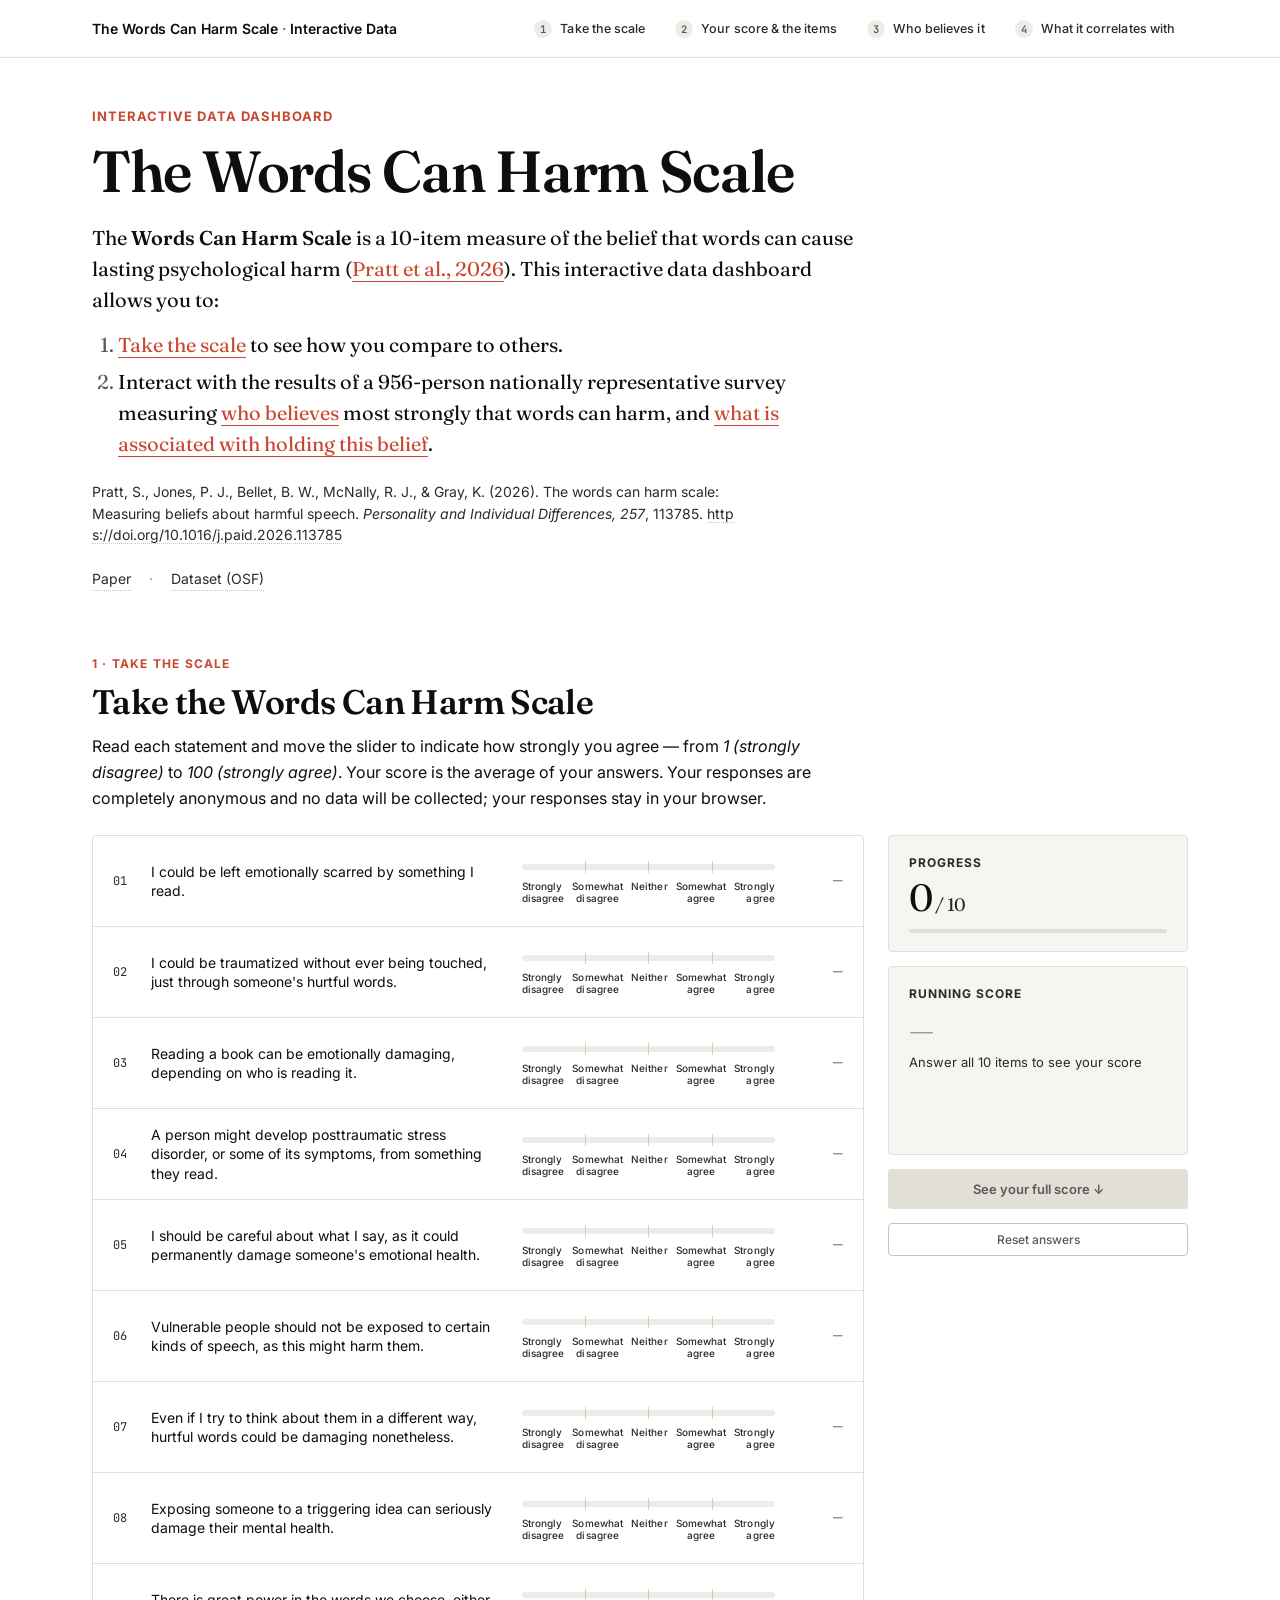
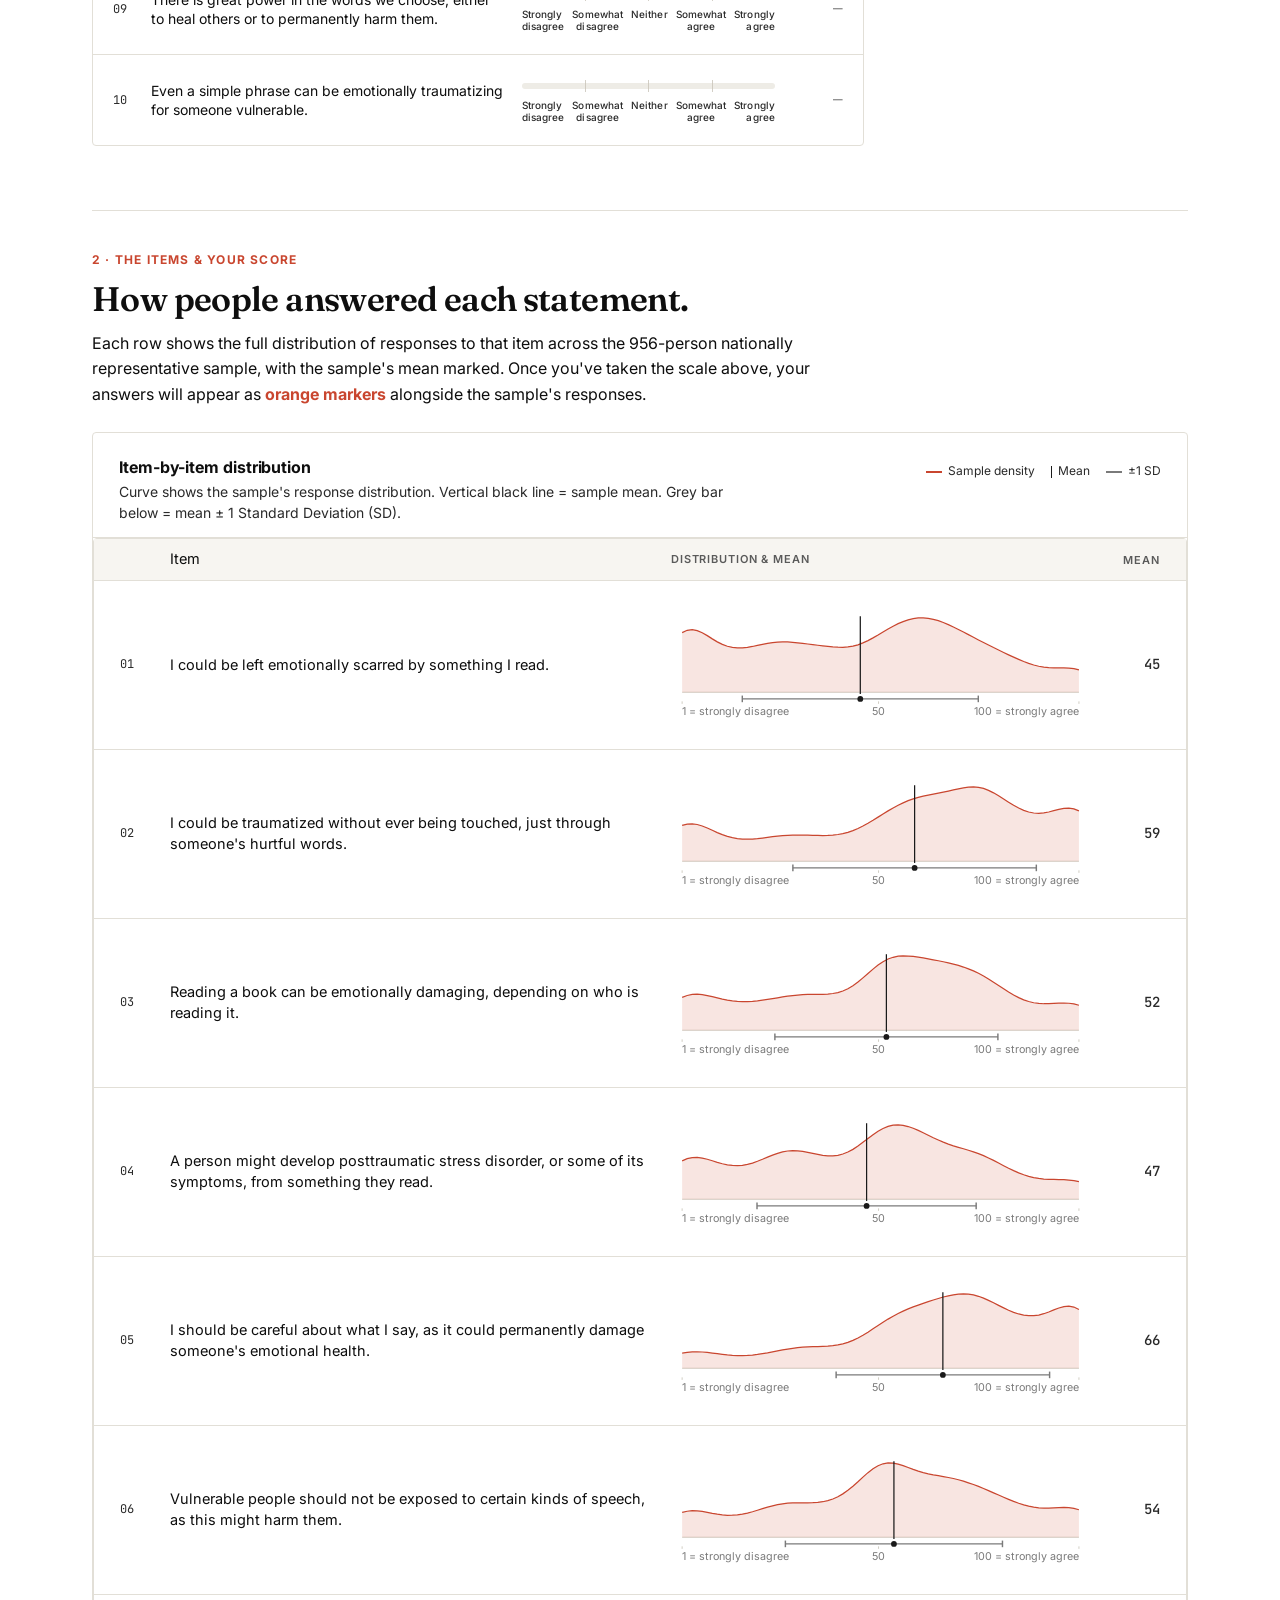
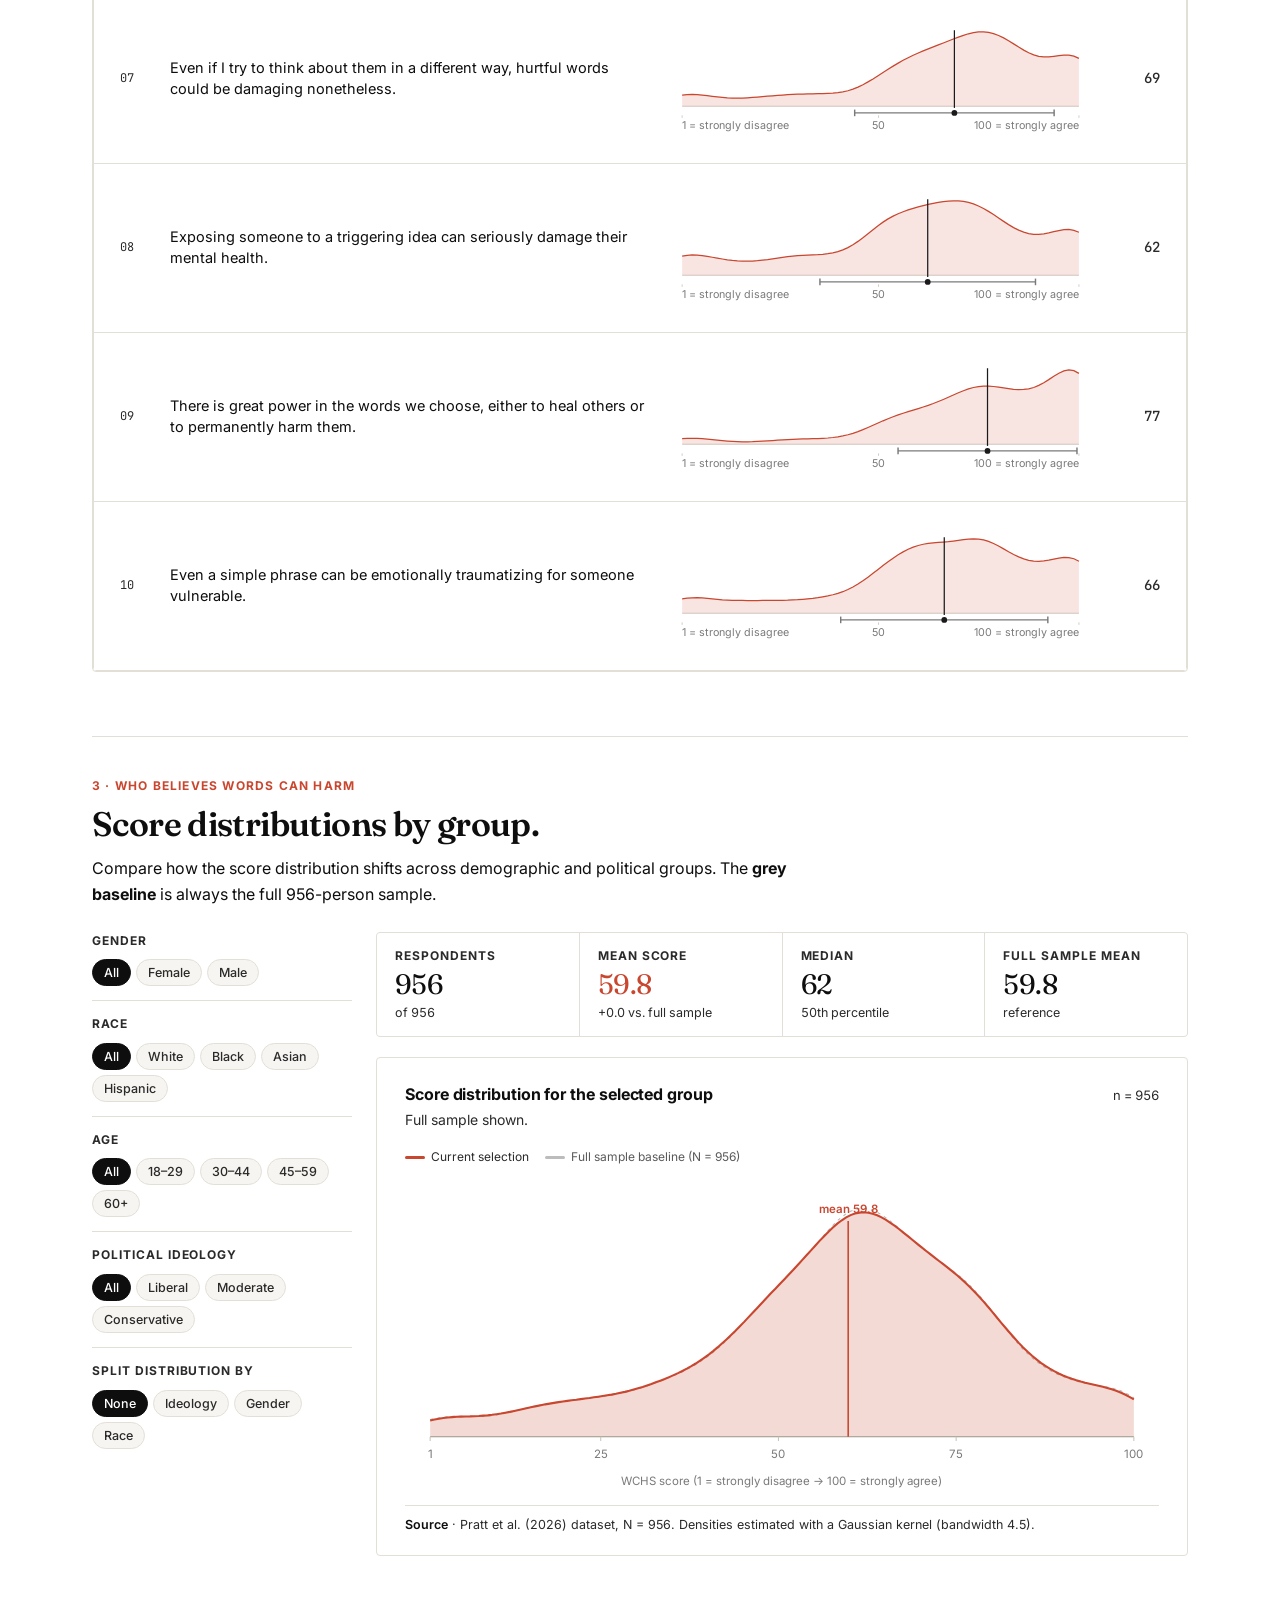
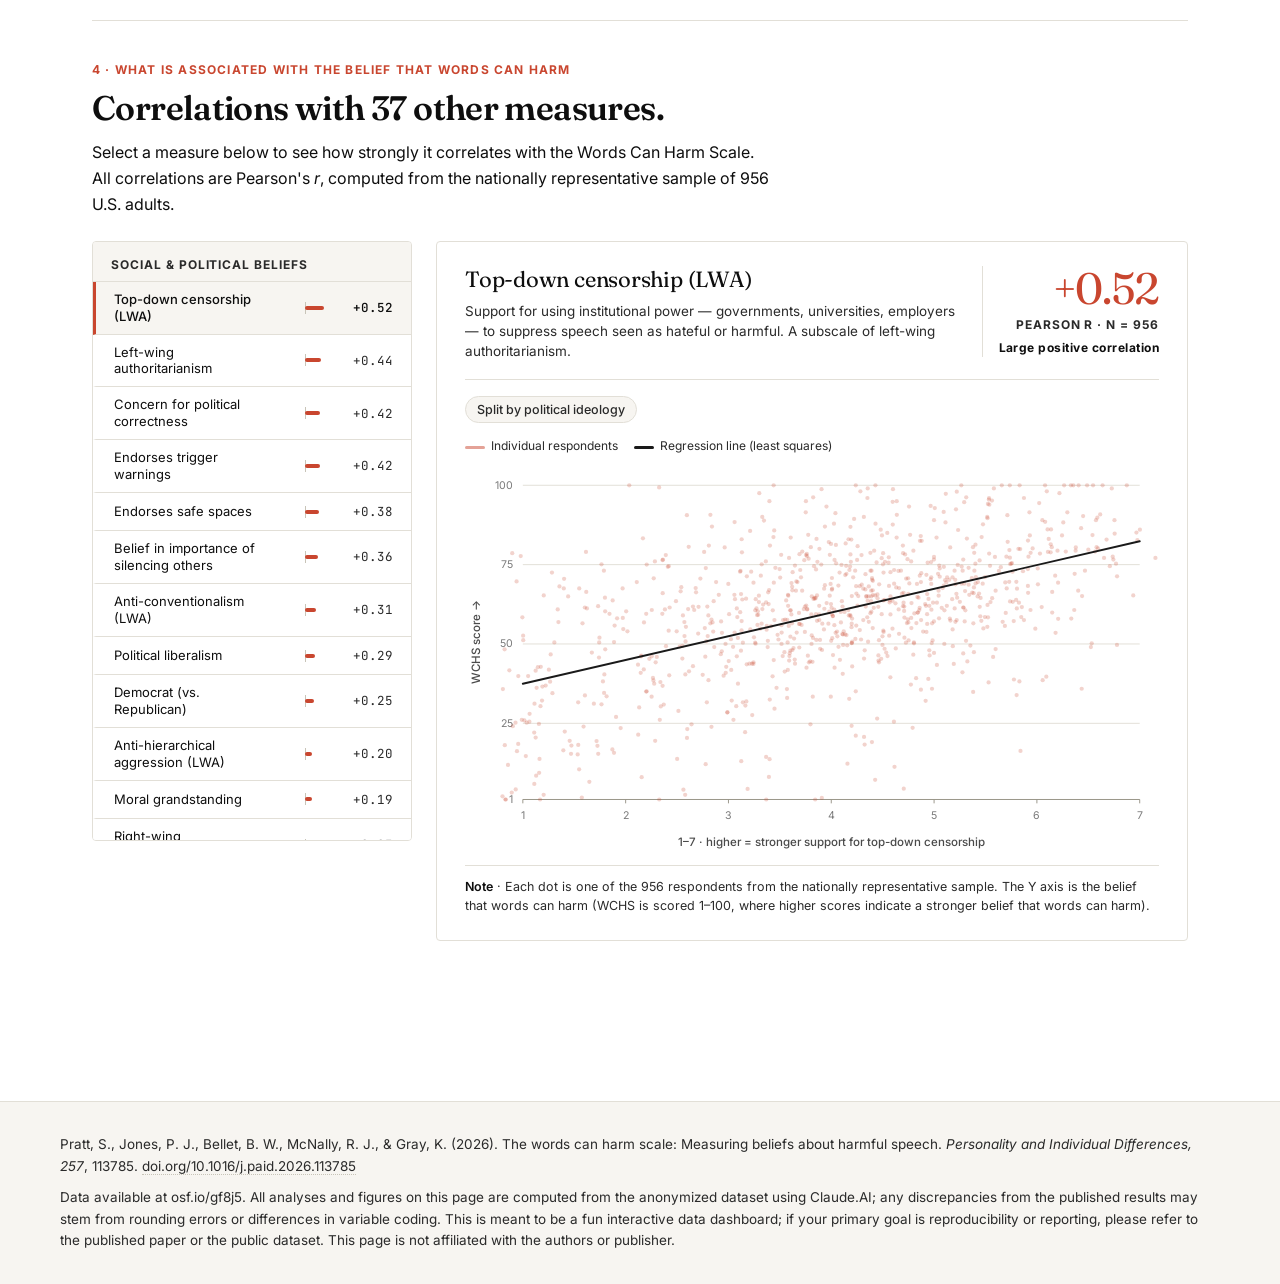
<file: index.html>
<!doctype html>
<html lang="en">
<head>
  <meta charset="utf-8">
  <meta name="viewport" content="width=device-width, initial-scale=1">
  <title>The Words Can Harm Scale — an interactive data visualization</title>
  <meta name="description" content="Interactive data dashboard for the Words Can Harm Scale (Pratt et al., 2026): take the 10-item scale, see who believes it most, and explore 37 correlates from a 956-person nationally representative U.S. sample.">
  <!-- Open Graph / Facebook -->
  <meta property="og:type" content="website">
  <meta property="og:title" content="Words Can Harm Scale: Interactive Data Dashboard">
  <meta property="og:description" content="Take the 10-item scale, see who believes it most, and explore 37 correlates from a 956-person nationally representative U.S. sample.">
  <meta property="og:image" content="og-index.png">
  <meta property="og:image:width" content="1200">
  <meta property="og:image:height" content="630">
  <meta property="og:image:alt" content="The Words Can Harm Scale — interactive data dashboard">
  <!-- Twitter -->
  <meta name="twitter:card" content="summary_large_image">
  <meta name="twitter:title" content="Words Can Harm Scale: Interactive Data Dashboard">
  <meta name="twitter:description" content="Take the 10-item scale, see who believes it most, and explore 37 correlates from a 956-person nationally representative U.S. sample.">
  <meta name="twitter:image" content="og-index.png">
  <link rel="preconnect" href="https://fonts.googleapis.com">
  <link rel="preconnect" href="https://fonts.gstatic.com" crossorigin>
  <link href="https://fonts.googleapis.com/css2?family=Fraunces:opsz,wght@9..144,300..500&family=Inter:wght@400;500;600;700&family=JetBrains+Mono:wght@400;500&display=swap" rel="stylesheet">
  <link rel="stylesheet" href="styles.css?v=26">
  <link rel="stylesheet" href="scale.css?v=26">
  <link rel="stylesheet" href="sections.css?v=29">
</head>
<body>

<!-- Mobile-only notice (CSS hides on >700px). Dismissible. -->
<div class="mobile-notice" id="mobile-notice" hidden>
  <div class="mobile-notice-inner">
    <span class="mn-icon" aria-hidden="true">💻</span>
    <span class="mn-text">This dashboard is best viewed on a desktop or tablet — some charts are dense and may feel cramped on a phone.</span>
    <button class="mn-close" id="mn-close" aria-label="Dismiss notice">×</button>
  </div>
</div>
<script>
  (function(){
    var key = 'wch.mobile-notice.dismissed.v1';
    var el = document.getElementById('mobile-notice');
    if (!el) return;
    if (sessionStorage.getItem(key) === '1') return;
    el.hidden = false;
    document.getElementById('mn-close').addEventListener('click', function(){
      el.hidden = true;
      try { sessionStorage.setItem(key, '1'); } catch(e) {}
    });
  })();
</script>

<!-- ———————————————————————————————————————————————————— top nav -->
<header class="topbar">
  <div class="topbar-inner">
    <div class="topbar-brand">The Words Can Harm Scale <em>·</em> Interactive Data</div>
    <nav class="topbar-nav" id="topnav">
      <a href="#take"><span class="tn-num">1</span><span class="tn-label">Take the scale</span></a>
      <a href="#your-score"><span class="tn-num">2</span><span class="tn-label">Your score &amp; the items</span></a>
      <a href="#who"><span class="tn-num">3</span><span class="tn-label">Who believes it</span></a>
      <a href="#correlates"><span class="tn-num">4</span><span class="tn-label">What it correlates with</span></a>
    </nav>
  </div>
</header>

<!-- ———————————————————————————————————————————————————— page body -->
<main class="page">

  <!-- HEADER -->
  <header class="page-header">
    <div class="page-kicker">Interactive data dashboard</div>
    <h1 class="page-title">The Words Can Harm Scale</h1>
    <p class="page-deck">The <strong>Words Can Harm Scale</strong> is a 10-item measure of the belief that words can cause lasting psychological harm (<a href="https://doi.org/10.1016/j.paid.2026.113785" target="_blank" rel="noopener">Pratt et al., 2026</a>). This interactive data dashboard allows you to:</p>
    <ol class="page-deck-list">
      <li><a href="#take">Take the scale</a> to see how you compare to others.</li>
      <li>Interact with the results of a 956-person nationally representative survey measuring <a href="#who">who believes</a> most strongly that words can harm, and <a href="#correlates">what is associated with holding this belief</a>.</li>
    </ol>
    <p class="page-cite">
      Pratt, S., Jones, P. J., Bellet, B. W., McNally, R. J., &amp; Gray, K. (2026). The words can harm scale: Measuring beliefs about harmful speech. <em>Personality and Individual Differences, 257</em>, 113785. <a href="https://doi.org/10.1016/j.paid.2026.113785" target="_blank" rel="noopener">https://doi.org/10.1016/j.paid.2026.113785</a>
    </p>
    <div class="byline">
      <a href="https://doi.org/10.1016/j.paid.2026.113785" target="_blank" rel="noopener">Paper</a>
      <span class="sep">·</span>
      <a href="https://osf.io/gf8j5/" target="_blank" rel="noopener">Dataset (OSF)</a>
    </div>

  </header>

  <!-- —————————————————— TAKE THE SCALE -->
  <section class="section" id="take">
    <div class="section-head">
      <div class="section-eyebrow">1 · Take the scale</div>
      <h2 class="section-title">Take the Words Can Harm Scale</h2>
      <p class="section-lede">Read each statement and move the slider to indicate how strongly you agree — from <em>1 (strongly disagree)</em> to <em>100 (strongly agree)</em>. Your score is the average of your answers. Your responses are completely anonymous and no data will be collected; your responses stay in your browser.</p>
    </div>
    <div id="scale-root"></div>
  </section>

  <!-- —————————————————— YOUR SCORE (appears after taking scale) -->
  <div id="your-score">
    <div id="dashboard-root" class="score-section"></div>
  </div>

  <!-- —————————————————— ITEMS -->
  <section class="section" id="items">
    <div class="section-head">
      <div class="section-eyebrow">2 · The items &amp; your score</div>
      <h2 class="section-title">How people answered each statement.</h2>
      <p class="section-lede">Each row shows the full distribution of responses to that item across the 956-person nationally representative sample, with the sample's mean marked. Once you've taken the scale above, your answers will appear as <strong style="color: var(--accent)">orange markers</strong> alongside the sample's responses.</p>
    </div>
    <div id="items-root"></div>
  </section>

  <!-- —————————————————— DEMOGRAPHICS -->
  <section class="section" id="who">
    <div class="section-head">
      <div class="section-eyebrow">3 · Who believes words can harm</div>
      <h2 class="section-title">Score distributions by group.</h2>
      <p class="section-lede">Compare how the score distribution shifts across demographic and political groups. The <strong>grey baseline</strong> is always the full 956-person sample.</p>
    </div>
    <div id="demo-root"></div>
  </section>

  <!-- —————————————————— CORRELATES -->
  <section class="section" id="correlates">
    <div class="section-head">
      <div class="section-eyebrow">4 · WHAT IS ASSOCIATED WITH THE BELIEF THAT WORDS CAN HARM</div>
      <h2 class="section-title">Correlations with 37 other measures.</h2>
      <p class="section-lede">Select a measure below to see how strongly it correlates with the Words Can Harm Scale. All correlations are Pearson's <em>r</em>, computed from the nationally representative sample of 956 U.S. adults.</p>
    </div>
    <div id="corr-root"></div>
  </section>

</main>

<footer class="site-footer">
  <div class="site-footer-inner">
    <div class="cite">
      Pratt, S., Jones, P. J., Bellet, B. W., McNally, R. J., &amp; Gray, K. (2026). The words can harm scale: Measuring beliefs about harmful speech. <em>Personality and Individual Differences, 257</em>, 113785. <a href="https://doi.org/10.1016/j.paid.2026.113785" target="_blank" rel="noopener">doi.org/10.1016/j.paid.2026.113785</a>
    </div>
    <div>Data available at osf.io/gf8j5. All analyses and figures on this page are computed from the anonymized dataset using Claude.AI; any discrepancies from the published results may stem from rounding errors or differences in variable coding. This is meant to be a fun interactive data dashboard; if your primary goal is reproducibility or reporting, please refer to the published paper or the public dataset. This page is not affiliated with the authors or publisher.</div>
  </div>
</footer>

<script src="content.js?v=24"></script>
<script src="charts.js?v=24"></script>
<script>
  fetch('data.json?v=24').then(r => r.json()).then(d => {
    window.WCHS_DATA = d;
    // Inject demographic dummy variables into per-person `c` block so the
    // existing scatter plot machinery can treat them like any other correlate.
    //   Gender: 1 = Female, 0 = Male  (other / non-binary excluded → null)
    //   Race:   1 = White,  0 = Non-White
    for (const p of d.people) {
      p.c = p.c || {};
      p.c.Gender = (p.g === 0 || p.g === 1) ? p.g : null;
      p.c.Race   = (p.rw === 0 || p.rw === 1) ? p.rw : null;
    }
    const scripts = ['scale.js', 'dashboard.js', 'items.js', 'demographics.js', 'correlates.js'];
    (function load(i) {
      if (i >= scripts.length) return bootTopNav();
      const s = document.createElement('script');
      s.src = scripts[i] + '?v=25';
      s.onload = () => load(i + 1);
      s.onerror = () => load(i + 1);
      document.body.appendChild(s);
    })(0);
  });

  function bootTopNav() {
    const links = document.querySelectorAll('.topbar-nav a');
    const sections = [...links].map(a => document.querySelector(a.getAttribute('href')));
    const setActive = () => {
      const y = window.scrollY + window.innerHeight * 0.35;
      let idx = -1;
      sections.forEach((s, i) => { if (s && s.offsetTop <= y) idx = i; });
      links.forEach((l, i) => l.classList.toggle('active', i === idx));
    };
    window.addEventListener('scroll', setActive, { passive: true });
    setActive();
  }
</script>

</body>
</html>
</file>
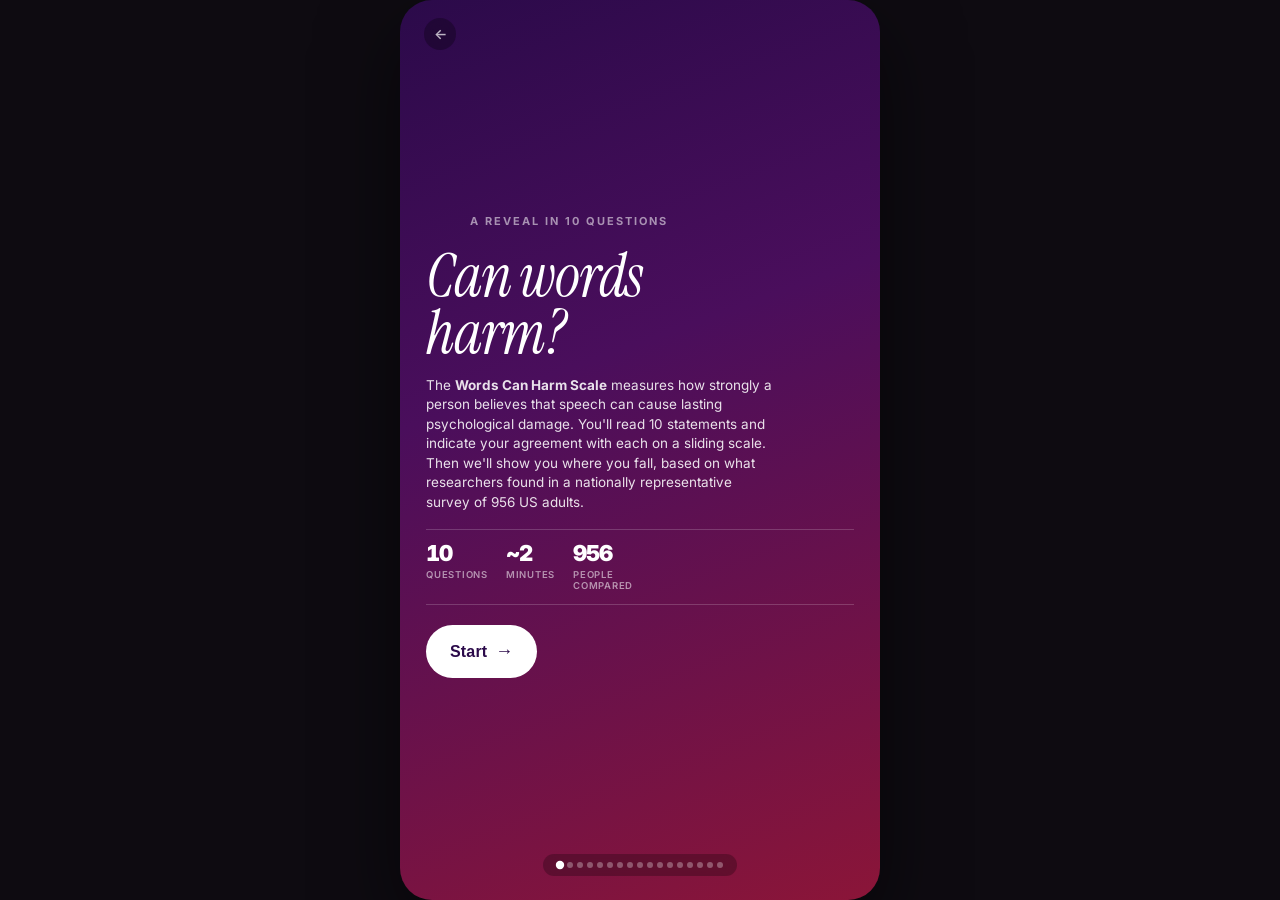
<file: wrapped.html>
<!doctype html>
<html lang="en">
<head>
  <meta charset="utf-8">
  <meta name="viewport" content="width=device-width, initial-scale=1, viewport-fit=cover">
  <title>Your Words Can Harm — a reveal</title>
  <meta name="description" content="Take the 10-item Words Can Harm Scale (Pratt et al., 2026) and see your score next to a nationally representative sample of 956 U.S. adults.">
  <!-- Open Graph / Facebook -->
  <meta property="og:type" content="website">
  <meta property="og:title" content="Take the Words Can Harm Scale">
  <meta property="og:description" content="Take the 10-item scale and see where you fall in a nationally representative sample of 956 U.S. adults.">
  <meta property="og:image" content="og-wrapped.png">
  <meta property="og:image:width" content="1200">
  <meta property="og:image:height" content="630">
  <meta property="og:image:alt" content="Words Can Harm Scale — take the 10-item scale and see your score">
  <!-- Twitter -->
  <meta name="twitter:card" content="summary_large_image">
  <meta name="twitter:title" content="Take the Words Can Harm Scale">
  <meta name="twitter:description" content="Take the 10-item scale and see where you fall in a nationally representative sample of 956 U.S. adults.">
  <meta name="twitter:image" content="og-wrapped.png">
  <link rel="preconnect" href="https://fonts.googleapis.com">
  <link rel="preconnect" href="https://fonts.gstatic.com" crossorigin>
  <link href="https://fonts.googleapis.com/css2?family=Inter:wght@400;500;600;700;800;900&family=Instrument+Serif:ital@0;1&display=swap" rel="stylesheet">
  <link rel="stylesheet" href="wrapped.css?v=28">
</head>
<body>

<div id="app">
  <!-- stage scopes the HUD + slides so they don't bleed past the rounded frame -->
  <div class="stage-wrap">
    <div id="slide-stage" class="stage"></div>

    <!-- Top corner: brand + back -->
    <div class="hud">
      <a class="hud-back" href="index.html" aria-label="Back to dashboard">←<span class="hud-back-label">Dashboard</span></a>
    </div>

    <!-- Bottom: progress dots + nav -->
    <div class="hud-bottom">
      <div class="dots" id="dots"></div>
    </div>

  </div>
</div>

<script src="content.js?v=22"></script>
<script src="charts.js?v=22"></script>
<script>
  fetch('data.json?v=22').then(r => r.json()).then(d => {
    window.WCHS_DATA = d;
    for (const p of d.people) {
      p.c = p.c || {};
      p.c.Gender = (p.g === 0 || p.g === 1) ? p.g : null;
      p.c.Race   = (p.rw === 0 || p.rw === 1) ? p.rw : null;
    }
    const s = document.createElement('script');
    s.src = 'wrapped.js?v=23';
    document.body.appendChild(s);
  });
</script>

</body>
</html>
</file>
<file: styles.css>
/* ————————————————————————————————————————————————————————————
   Words Can Harm Scale — interactive data visualization
   Light, clean, editorial (OurWorldInData / Pew Research Center aesthetic)
   ———————————————————————————————————————————————————————————— */

:root {
  --bg:      #FFFFFF;
  --bg-1:    #F7F5F1;   /* warm cream card */
  --bg-2:    #EEECE6;
  --bg-3:    #E2DFD7;

  --line:    #E2DFD7;
  --line-2:  #C8C4B8;
  --line-3:  #9A968A;

  --ink:     #0E0E0E;
  --ink-dim: #2A2A2A;
  --muted:   #5A5A5A;
  --muted-2: #8A8A8A;

  --accent:       #C9462F;
  --accent-soft:  rgba(201, 70, 47, 0.14);
  --accent-dim:   #A13620;
  --accent-2:     #1F6E8C;

  --liberal:      #3B75B0;
  --conservative: #C54C4C;
  --moderate:     #8F8F8F;

  --serif: "Fraunces", "Source Serif 4", "Iowan Old Style", Georgia, serif;
  --sans:  "Inter", -apple-system, BlinkMacSystemFont, system-ui, sans-serif;
  --mono:  "JetBrains Mono", "IBM Plex Mono", ui-monospace, monospace;
}

* { box-sizing: border-box; margin: 0; padding: 0; }

html, body {
  background: var(--bg);
  color: var(--ink);
  font-family: var(--sans);
  font-size: 15px;
  line-height: 1.55;
  -webkit-font-smoothing: antialiased;
  text-rendering: optimizeLegibility;
}

body { min-height: 100vh; }

/* —————————————————— top nav bar */
.section,
#your-score {
  scroll-margin-top: 80px;
}
.topbar {
  position: sticky;
  top: 0;
  z-index: 20;
  background: rgba(255, 255, 255, 0.95);
  backdrop-filter: saturate(180%) blur(8px);
  -webkit-backdrop-filter: saturate(180%) blur(8px);
  border-bottom: 1px solid var(--line);
}
.topbar-inner {
  max-width: 1160px;
  margin: 0 auto;
  padding: 12px 32px;
  display: flex;
  align-items: center;
  justify-content: space-between;
  gap: 32px;
}
.topbar-brand {
  font-family: var(--sans);
  font-size: 14px;
  font-weight: 600;
  color: var(--ink);
  letter-spacing: -0.005em;
}
.topbar-brand em { color: var(--accent); font-style: normal; }
.topbar-nav {
  display: flex;
  gap: 4px;
}
.topbar-nav a {
  display: inline-flex;
  align-items: center;
  gap: 8px;
  color: var(--ink-dim);
  text-decoration: none;
  font-family: var(--sans);
  font-size: 12.5px;
  font-weight: 500;
  letter-spacing: 0.005em;
  padding: 6px 12px;
  border-radius: 999px;
  border: 1px solid transparent;
  transition: color 120ms ease, background-color 120ms ease, border-color 120ms ease;
}
.topbar-nav a .tn-num {
  display: inline-flex;
  align-items: center;
  justify-content: center;
  width: 18px;
  height: 18px;
  border-radius: 999px;
  background: var(--bg-2, rgba(0,0,0,0.04));
  color: var(--muted);
  font-family: var(--mono, ui-monospace, monospace);
  font-size: 10.5px;
  font-weight: 600;
  letter-spacing: 0;
  transition: background-color 120ms ease, color 120ms ease;
}
.topbar-nav a .tn-label { white-space: nowrap; }
.topbar-nav a:hover { color: var(--ink); background-color: rgba(0,0,0,0.025); }
.topbar-nav a.active {
  color: var(--accent);
  background: rgba(122, 31, 43, 0.06);
  border-color: rgba(122, 31, 43, 0.18);
}
.topbar-nav a.active .tn-num {
  background: var(--accent);
  color: #fff;
}
@media (max-width: 980px) { .topbar-nav a .tn-label { display: none; } }
@media (max-width: 620px) { .topbar-nav { display: none; } }

/* —————————————————— page container */
.page {
  max-width: 1160px;
  margin: 0 auto;
  padding: 48px 32px 80px;
}
@media (max-width: 760px) { .page { padding: 32px 20px 60px; } }

/* —————————————————— header */
.page-header {
  margin-bottom: 56px;
  max-width: 780px;
}
.page-kicker {
  font-family: var(--sans);
  font-size: 13px;
  font-weight: 700;
  letter-spacing: 0.08em;
  text-transform: uppercase;
  color: var(--accent);
  margin-bottom: 14px;
}
.page-title {
  font-family: var(--serif);
  font-weight: 600;
  font-size: clamp(38px, 5.2vw, 58px);
  line-height: 1.06;
  letter-spacing: -0.022em;
  color: var(--ink);
  margin-bottom: 20px;
  text-wrap: pretty;
}
.page-deck {
  font-family: var(--serif);
  font-size: 20px;
  line-height: 1.55;
  color: var(--ink);
  max-width: 64ch;
  text-wrap: pretty;
}
.page-deck strong { color: var(--ink); font-weight: 600; }
.page-deck a { color: var(--accent); text-decoration: none; border-bottom: 1px solid currentColor; }
.page-deck a:hover { color: var(--accent-dim); }

.page-deck-list {
  font-family: var(--serif);
  font-size: 20px;
  line-height: 1.55;
  color: var(--ink);
  max-width: 64ch;
  text-wrap: pretty;
  margin: 14px 0 0;
  padding-left: 26px;
}
.page-deck-list li { margin-top: 6px; }
.page-deck-list li::marker { color: var(--muted); font-variant-numeric: tabular-nums; }
.page-deck-list a { color: var(--accent); text-decoration: none; border-bottom: 1px solid currentColor; }
.page-deck-list a:hover { color: var(--accent-dim); }

.page-cite {
  margin-top: 22px;
  font-size: 14px;
  line-height: 1.55;
  color: var(--ink-dim);
  max-width: 72ch;
  text-wrap: pretty;
}
.page-cite a { color: var(--ink-dim); text-decoration: none; border-bottom: 1px dotted var(--line-2); word-break: break-all; }
.page-cite a:hover { color: var(--accent); border-bottom-color: var(--accent); }
.page-cite em { color: var(--ink-dim); }

.byline {
  margin-top: 22px;
  font-size: 14px;
  color: var(--ink-dim);
  display: flex;
  gap: 18px;
  flex-wrap: wrap;
}
.byline a { color: var(--ink-dim); text-decoration: none; border-bottom: 1px dotted var(--line-2); }
.byline a:hover { color: var(--accent); border-bottom-color: var(--accent); }
.byline .sep { color: var(--muted-2); }

/* —————————————————— view chooser (cross-links to longform/wrapped) */
.view-chooser {
  margin-top: 28px;
  padding-top: 22px;
  border-top: 1px solid var(--line-2);
  display: flex;
  align-items: center;
  gap: 28px;
  flex-wrap: wrap;
}
.view-chooser .vc-label {
  font-size: 11px;
  letter-spacing: 0.16em;
  text-transform: uppercase;
  font-weight: 700;
  color: var(--muted-2);
  margin-right: 4px;
}
.view-chooser .vc-link {
  display: inline-flex;
  align-items: baseline;
  gap: 8px;
  text-decoration: none;
  color: var(--ink);
  font-size: 14px;
  border: none;
}
.view-chooser .vc-num {
  color: var(--accent);
  font-weight: 700;
}
.view-chooser .vc-name {
  font-weight: 600;
  border-bottom: 1px solid var(--line-2);
  padding-bottom: 2px;
}
.view-chooser .vc-link:hover .vc-name {
  border-bottom-color: var(--accent);
  color: var(--accent);
}
.view-chooser .vc-desc {
  color: var(--muted-1);
  font-style: italic;
  font-size: 13px;
}

/* —————————————————— sections */
.section {
  margin-top: 64px;
  padding-top: 40px;
  border-top: 1px solid var(--line);
}
.section:first-of-type { border-top: none; padding-top: 0; }

.section-head {
  margin-bottom: 24px;
}
.section-eyebrow {
  font-family: var(--sans);
  font-size: 12px;
  font-weight: 700;
  letter-spacing: 0.1em;
  text-transform: uppercase;
  color: var(--accent);
  margin-bottom: 10px;
}
.section-title {
  font-family: var(--serif);
  font-weight: 600;
  font-size: clamp(26px, 3vw, 34px);
  line-height: 1.15;
  letter-spacing: -0.018em;
  color: var(--ink);
  margin-bottom: 12px;
  text-wrap: pretty;
}
.section-lede {
  font-size: 16px;
  line-height: 1.6;
  color: var(--ink);
  max-width: 72ch;
  text-wrap: pretty;
}

/* —————————————————— chart chrome (shared card look) */
.chart-card {
  background: var(--bg);
  border: 1px solid var(--line);
  border-radius: 4px;
  padding: 24px 28px 20px;
}
.chart-header {
  display: flex;
  justify-content: space-between;
  align-items: baseline;
  gap: 16px;
  margin-bottom: 4px;
  flex-wrap: wrap;
}
.chart-title {
  font-family: var(--sans);
  font-size: 16px;
  font-weight: 700;
  color: var(--ink);
  letter-spacing: -0.005em;
}
.chart-subtitle {
  font-family: var(--sans);
  font-size: 14px;
  color: var(--ink-dim);
  margin-top: 2px;
  line-height: 1.5;
  max-width: 68ch;
}
.chart-n {
  font-family: var(--sans);
  font-size: 13px;
  color: var(--ink-dim);
  font-variant-numeric: tabular-nums;
  white-space: nowrap;
}
.chart-body { margin-top: 18px; }
.chart-source {
  margin-top: 14px;
  padding-top: 10px;
  border-top: 1px solid var(--line);
  font-size: 12.5px;
  color: var(--ink-dim);
  line-height: 1.5;
}
.chart-source strong { color: var(--ink); font-weight: 600; }

/* —————————————————— toggles / chips (Pew-style pill group) */
.toggle-group {
  display: inline-flex;
  background: var(--bg-1);
  border: 1px solid var(--line);
  border-radius: 999px;
  padding: 3px;
  gap: 2px;
}
.toggle-group .toggle {
  background: transparent;
  border: none;
  color: var(--ink-dim);
  padding: 6px 14px;
  font-family: var(--sans);
  font-size: 12.5px;
  font-weight: 500;
  cursor: pointer;
  border-radius: 999px;
  transition: all 120ms ease;
  white-space: nowrap;
}
.toggle-group .toggle:hover { color: var(--ink); }
.toggle-group .toggle.active {
  background: var(--ink);
  color: #FFF;
}

.chip {
  display: inline-flex;
  align-items: center;
  padding: 5px 11px;
  background: var(--bg-1);
  border: 1px solid var(--line);
  color: var(--ink-dim);
  font-family: var(--sans);
  font-size: 12.5px;
  font-weight: 500;
  cursor: pointer;
  border-radius: 999px;
  transition: all 120ms ease;
}
.chip:hover { border-color: var(--line-2); color: var(--ink); background: var(--bg); }
.chip.active {
  background: var(--ink);
  border-color: var(--ink);
  color: #FFF;
}

/* inline text styles */
.mono { font-family: var(--mono); font-variant-numeric: tabular-nums; }
.num-big {
  font-family: var(--serif);
  font-weight: 400;
  letter-spacing: -0.02em;
  font-variant-numeric: tabular-nums;
}

/* —————————————————— footer */
.site-footer {
  margin-top: 80px;
  padding: 32px;
  background: var(--bg-1);
  border-top: 1px solid var(--line);
}
.site-footer-inner {
  max-width: 1160px;
  margin: 0 auto;
  font-size: 13.5px;
  color: var(--ink-dim);
  line-height: 1.6;
}
.site-footer-inner a { color: var(--ink-dim); text-decoration: none; border-bottom: 1px dotted var(--line-2); }
.site-footer-inner a:hover { color: var(--accent); }
.site-footer-inner .cite {
  margin-bottom: 10px;
  color: var(--ink-dim);
}

/* —————————————————— SVG text defaults */
svg text { font-family: var(--sans); }

/* ————————————————————————————————————————————————————————————
   MOBILE NOTICE (only shown ≤700px) — desktop is unaffected
   ———————————————————————————————————————————————————————————— */
.mobile-notice { display: none; }
@media (max-width: 700px) {
  .mobile-notice {
    display: block;
    background: #FFF6E5;
    border-bottom: 1px solid #E9D8A8;
    color: #5A4400;
    font-size: 13px;
    line-height: 1.4;
  }
  .mobile-notice[hidden] { display: none; }
  .mobile-notice-inner {
    max-width: 1160px;
    margin: 0 auto;
    padding: 10px 14px;
    display: flex;
    align-items: flex-start;
    gap: 10px;
  }
  .mn-icon { flex-shrink: 0; line-height: 1.4; }
  .mn-text { flex: 1; text-wrap: pretty; }
  .mn-close {
    flex-shrink: 0;
    background: transparent;
    border: none;
    color: #7A5C00;
    font-size: 22px;
    line-height: 1;
    padding: 0 4px;
    cursor: pointer;
    margin-top: -2px;
  }
  .mn-close:hover { color: #000; }
}

/* ————————————————————————————————————————————————————————————
   MOBILE LAYOUT TIGHTENING (≤700px)
   Goals: prevent horizontal scroll, reduce oversized type, give
   sections breathing room without redesigning. Desktop is untouched.
   ———————————————————————————————————————————————————————————— */
@media (max-width: 700px) {
  /* Prevent iOS auto text-zoom + accidental horizontal scroll */
  html, body { -webkit-text-size-adjust: 100%; }
  body { overflow-x: hidden; }

  /* Topbar — let nav (already hidden ≤620 by existing rule) and brand wrap */
  .topbar-inner {
    padding: 10px 16px;
    flex-wrap: wrap;
    gap: 8px;
  }
  .topbar-brand {
    font-size: 13px;
    line-height: 1.3;
  }

  /* Page container — tighter side padding */
  .page { padding: 24px 16px 48px; }

  /* Header type — pull oversized title down a notch */
  .page-header { margin-bottom: 36px; }
  .page-title { font-size: clamp(30px, 8vw, 42px); }
  .page-deck,
  .page-deck-list { font-size: 16.5px; line-height: 1.55; }
  .page-deck-list { padding-left: 22px; }
  .page-cite { font-size: 12.5px; }
  .byline { font-size: 12.5px; flex-wrap: wrap; }

  /* Section headings */
  .section-title { font-size: clamp(22px, 6vw, 28px); }
  .section-lede { font-size: 15px; }

  /* Charts: prevent overflow; let any wide tables/plots scroll their
     parent rather than blow out the layout */
  .chart-wrap, .chart-card { overflow-x: auto; }

  /* Footer */
  .site-footer-inner { padding: 24px 16px; font-size: 12.5px; }
}
</file>
<file: scale.css>
/* ————————————————————————————————————————————————————————————
   Take-the-scale — light theme, compact
   ———————————————————————————————————————————————————————————— */

.scale-app {
  display: grid;
  grid-template-columns: 1fr 300px;
  gap: 24px;
  align-items: start;
}
@media (max-width: 1000px) {
  .scale-app { grid-template-columns: 1fr; }
}

/* Left: item list */
.scale-items {
  background: var(--bg);
  border: 1px solid var(--line);
  border-radius: 4px;
  overflow: hidden;
}
.scale-item-compact {
  display: grid;
  grid-template-columns: 22px 1.4fr 1fr 52px;
  gap: 16px;
  align-items: center;
  padding: 14px 20px;
  border-bottom: 1px solid var(--line);
  transition: background 120ms ease;
}
.scale-item-compact:last-child { border-bottom: none; }
.scale-item-compact:hover { background: var(--bg-1); }
.scale-item-compact.answered { background: var(--bg-1); }

.scale-item-compact .num {
  font-family: var(--mono);
  font-size: 12px;
  color: var(--ink-dim);
}
.scale-item-compact.answered .num { color: var(--accent); }

.scale-item-compact .text {
  font-family: var(--sans);
  font-size: 14px;
  line-height: 1.4;
  color: var(--ink);
  font-weight: 400;
}

.scale-item-compact .slider-col {
  position: relative;
  cursor: pointer;
  user-select: none;
  padding: 14px 0 8px;
}
.scale-item-compact .track {
  position: relative;
  height: 6px;
  background: var(--bg-2);
  border-radius: 3px;
}
.scale-item-compact .track .fill {
  position: absolute;
  top: 0; left: 0; bottom: 0;
  background: var(--accent);
  width: 0;
  transition: width 80ms ease-out;
  border-radius: 3px;
}
.scale-item-compact .track .tick {
  position: absolute;
  top: -3px; bottom: -3px;
  width: 1px;
  background: var(--line-2);
  opacity: 0.8;
}
.scale-item-compact .handle {
  position: absolute;
  top: 50%;
  width: 14px; height: 14px;
  border-radius: 50%;
  background: #FFFFFF;
  border: 2px solid var(--accent);
  transform: translate(-50%, -50%);
  box-shadow: 0 1px 3px rgba(0,0,0,0.1);
  display: none;
  pointer-events: none;
}
.scale-item-compact.answered .handle { display: block; }

.scale-item-compact .anchors {
  display: flex;
  justify-content: space-between;
  gap: 4px;
  margin-top: 10px;
  font-family: var(--sans);
  font-size: 10px;
  line-height: 1.2;
  color: var(--ink-dim);
  font-weight: 500;
  letter-spacing: 0.01em;
}
.scale-item-compact .anchors > span {
  flex: 0 1 auto;
  text-align: center;
  white-space: nowrap;
}
.scale-item-compact .anchors > span:first-child { text-align: left; }
.scale-item-compact .anchors > span:last-child  { text-align: right; }

.scale-item-compact .value {
  font-family: var(--mono);
  font-size: 16px;
  color: var(--muted-2);
  text-align: right;
  font-variant-numeric: tabular-nums;
}
.scale-item-compact.answered .value {
  color: var(--accent);
  font-weight: 500;
}

/* Right panel */
.scale-panel {
  display: flex;
  flex-direction: column;
  gap: 14px;
  position: sticky;
  top: 72px;
  align-self: start;
}

.panel-card {
  background: var(--bg-1);
  border: 1px solid var(--line);
  border-radius: 4px;
  padding: 18px 20px;
}
.panel-card .p-label {
  font-family: var(--sans);
  font-size: 12px;
  font-weight: 700;
  letter-spacing: 0.08em;
  color: var(--ink-dim);
  text-transform: uppercase;
  margin-bottom: 6px;
}

.progress-card .prog-count {
  font-family: var(--serif);
  font-size: 38px;
  font-weight: 400;
  letter-spacing: -0.02em;
  color: var(--ink);
  line-height: 1;
  font-variant-numeric: tabular-nums;
}
.progress-card .prog-count .of {
  font-size: 18px;
  color: var(--ink-dim);
}
.progress-card .prog-bar {
  height: 4px;
  background: var(--bg-3);
  border-radius: 2px;
  margin-top: 12px;
  overflow: hidden;
}
.progress-card .prog-bar-fill {
  height: 100%;
  background: var(--accent);
  transition: width 300ms ease;
}

.running-score-card .rs-value {
  font-family: var(--serif);
  font-size: 38px;
  font-weight: 400;
  color: var(--accent);
  line-height: 1;
  letter-spacing: -0.02em;
  font-variant-numeric: tabular-nums;
}
.running-score-card .rs-locked {
  color: var(--muted-2);
  font-family: var(--serif);
  font-size: 32px;
  font-weight: 300;
}
.running-score-card .rs-pctl {
  font-size: 13px;
  color: var(--ink-dim);
  margin-top: 6px;
  line-height: 1.45;
}
.running-score-card .rs-pctl strong { color: var(--accent); font-weight: 600; }
.running-score-card .rs-dist {
  margin-top: 12px;
  height: 52px;
}

.cta-btn {
  background: var(--accent);
  border: none;
  color: #FFF;
  padding: 12px 14px;
  font-family: var(--sans);
  font-size: 13px;
  font-weight: 600;
  cursor: pointer;
  border-radius: 4px;
  transition: all 140ms ease;
  width: 100%;
}
.cta-btn:hover:not(:disabled) { background: var(--accent-dim); }
.cta-btn:disabled {
  background: var(--bg-3);
  color: var(--muted);
  cursor: not-allowed;
}

.reset-btn {
  background: transparent;
  border: 1px solid var(--line-2);
  color: var(--muted);
  padding: 8px 12px;
  font-family: var(--sans);
  font-size: 12px;
  font-weight: 500;
  cursor: pointer;
  border-radius: 4px;
  transition: all 120ms ease;
  width: 100%;
}
.reset-btn:hover { color: var(--accent); border-color: var(--accent); }

.anchor-key {
  display: grid;
  grid-template-columns: 1fr auto;
  gap: 4px 12px;
  font-family: var(--sans);
  font-size: 12px;
  color: var(--ink-dim);
}
.anchor-key .v {
  color: var(--accent);
  font-family: var(--mono);
  font-weight: 500;
}

/* ————————————————————————————————————————————————————————————
   MOBILE (≤700px) — stack item rows; abbreviate anchors so the
   slider fits without horizontal overflow. Desktop unchanged.
   ———————————————————————————————————————————————————————————— */
@media (max-width: 700px) {
  .scale-item-compact {
    grid-template-columns: 28px 1fr 44px;
    grid-template-areas:
      "num text  value"
      "num slider slider";
    gap: 6px 10px;
    padding: 12px 14px;
  }
  .scale-item-compact .num    { grid-area: num; align-self: start; padding-top: 2px; }
  .scale-item-compact .text   { grid-area: text; font-size: 13.5px; line-height: 1.35; }
  .scale-item-compact .slider-col { grid-area: slider; padding: 10px 0 4px; }
  .scale-item-compact .value  { grid-area: value; align-self: start; font-size: 14px; padding-top: 2px; }

  /* Hide the two intermediate anchor labels; keep the three that fit */
  .scale-item-compact .anchors {
    font-size: 9.5px;
    gap: 2px;
  }
  .scale-item-compact .anchors > span:nth-child(2),
  .scale-item-compact .anchors > span:nth-child(4) {
    display: none;
  }
  /* Shrink the panel-card type a notch */
  .panel-card { padding: 14px 16px; }
  .progress-card .prog-count,
  .running-score-card .rs-value { font-size: 30px; }
}
</file>
<file: sections.css>
/* ————————————————————————————————————————————————————————————
   Section-specific styles (light theme)
   ———————————————————————————————————————————————————————————— */

/* ————————————————————————— YOUR SCORE */
.dash-empty {
  padding: 48px 32px;
  text-align: center;
  border: 1px dashed var(--line-2);
  border-radius: 4px;
  background: var(--bg-1);
}
.dash-empty h3 {
  font-family: var(--serif);
  font-weight: 400;
  font-size: 20px;
  color: var(--ink);
  margin-bottom: 6px;
  letter-spacing: -0.01em;
}
.dash-empty p { color: var(--ink-dim); max-width: 56ch; margin: 0 auto; font-size: 14px; }

#dashboard-root.score-section {
  margin-top: 40px;
  padding-top: 32px;
  border-top: 1px solid var(--line);
}
#dashboard-root.score-section:empty {
  margin-top: 0;
  padding-top: 0;
  border-top: none;
}

.dash-grid {
  display: grid;
  grid-template-columns: 1fr 1.4fr;
  gap: 20px;
  margin-bottom: 20px;
}
@media (max-width: 900px) { .dash-grid { grid-template-columns: 1fr; } }

.score-hero {
  background: var(--bg-1);
  border: 1px solid var(--line);
  border-radius: 4px;
  padding: 24px 28px;
}
.score-hero .label {
  font-family: var(--sans);
  font-size: 12px;
  font-weight: 700;
  letter-spacing: 0.1em;
  color: var(--ink-dim);
  text-transform: uppercase;
}
.score-hero .score {
  font-family: var(--serif);
  font-weight: 300;
  font-size: 88px;
  line-height: 1;
  letter-spacing: -0.035em;
  color: var(--accent);
  margin: 10px 0 6px;
  font-variant-numeric: tabular-nums;
}
.score-hero .score .unit { font-size: 22px; color: var(--ink-dim); font-weight: 400; }
.score-hero .percentile {
  font-family: var(--sans);
  font-size: 15px;
  color: var(--ink);
  line-height: 1.5;
  max-width: 36ch;
}
.score-hero .percentile strong { color: var(--accent); font-weight: 600; }
.score-hero .interp {
  font-size: 14px;
  color: var(--ink-dim);
  line-height: 1.55;
  margin-top: 12px;
  max-width: 44ch;
}

/* Share-this-dashboard pill — restrained, editorial. */
.score-hero .score-share {
  display: inline-flex;
  align-items: center;
  gap: 8px;
  margin-top: 18px;
  padding: 9px 16px;
  font-family: var(--sans);
  font-size: 13px;
  font-weight: 600;
  letter-spacing: 0.02em;
  color: var(--accent);
  background: var(--bg);
  border: 1px solid var(--accent);
  border-radius: 999px;
  cursor: pointer;
  white-space: nowrap;
  transition: background 120ms ease, color 120ms ease, transform 80ms ease;
}
.score-hero .score-share:hover {
  background: var(--accent);
  color: #fff;
}
.score-hero .score-share:active { transform: translateY(1px); }
.score-hero .score-share .ss-icon { font-size: 14px; line-height: 1; }
.score-hero .score-share.is-flashed {
  background: var(--accent);
  color: #fff;
}

.item-breakdown {
  background: var(--bg);
  border: 1px solid var(--line);
  border-radius: 4px;
  padding: 22px 26px;
}
.ib-head {
  display: flex;
  justify-content: space-between;
  align-items: baseline;
  padding-bottom: 12px;
  border-bottom: 1px solid var(--line);
  margin-bottom: 8px;
}
.ib-head h3 {
  font-family: var(--sans);
  font-weight: 600;
  font-size: 14px;
  color: var(--ink);
}
.ib-legend {
  display: flex;
  gap: 16px;
  font-size: 12px;
  color: var(--ink-dim);
}
.ib-legend .dot {
  display: inline-block;
  width: 9px; height: 9px;
  border-radius: 50%;
  margin-right: 6px;
  vertical-align: baseline;
}
.ib-row {
  display: grid;
  grid-template-columns: 22px 1fr 160px 38px;
  gap: 14px;
  align-items: center;
  padding: 8px 0;
  border-bottom: 1px solid var(--line);
  font-size: 13px;
}
.ib-row:last-child { border-bottom: none; }
.ib-row .n { font-family: var(--mono); font-size: 12px; color: var(--ink-dim); }
.ib-row .t { color: var(--ink); line-height: 1.35; font-size: 14px; }
.ib-row .v {
  font-family: var(--mono);
  color: var(--accent);
  font-size: 14px;
  text-align: right;
  font-weight: 500;
  font-variant-numeric: tabular-nums;
}

/* ————————————————————————— ITEMS */
.items-layout {
  display: flex;
  flex-direction: column;
  gap: 1px;
  background: var(--line);
  border: 1px solid var(--line);
  border-radius: 4px;
  /* overflow:hidden would clip a position:sticky header — let the
     parent .chart-card do the corner clipping instead. */
}
.item-bar-row {
  display: grid;
  grid-template-columns: 28px minmax(360px, 1.6fr) minmax(380px, 1.4fr) 48px;
  gap: 22px;
  padding: 22px 26px;
  background: var(--bg);
  align-items: center;
  transition: background 120ms ease;
}
.item-bar-row.has-user {
  grid-template-columns: 28px minmax(360px, 1.6fr) minmax(380px, 1.4fr) 48px 48px;
  gap: 12px 22px;
}
.item-bar-row.has-user .stats,
.item-bar-row.has-user .you { gap: 0; }
.item-bar-row.has-user .stats { padding-right: 0; }
.item-bar-row.has-user .you { padding-left: 0; }
.item-bar-row.item-bar-header {
  background: var(--bg-1);
  padding-top: 10px;
  padding-bottom: 10px;
  position: sticky;
  /* Topbar is ~58px tall; sit just below it. */
  top: 58px;
  z-index: 5;
  /* Keep an opaque fill so rows scroll behind it cleanly */
  background-color: var(--bg-1);
  box-shadow: 0 1px 0 var(--line);
}
.item-bar-row.item-bar-header:hover { background: var(--bg-1); }
.item-bar-row.item-bar-header .stats { display: block; }
.item-bar-row:hover { background: var(--bg-1); }
.item-bar-row .n { font-family: var(--mono); font-size: 12px; color: var(--ink-dim); }
.item-bar-row .t { font-size: 14.5px; line-height: 1.4; color: var(--ink); }
.item-bar-row .bar-cell { position: relative; height: 124px; }
.item-bar-row .bar-cell svg { overflow: visible; }
.item-bar-row .stats {
  text-align: right;
  font-family: var(--mono);
  font-size: 14px;
  color: var(--ink-dim);
  font-weight: 500;
  font-variant-numeric: tabular-nums;
  display: flex;
  flex-direction: column;
  align-items: flex-end;
  gap: 1px;
  line-height: 1.1;
}
.item-bar-row .stats .sd {
  font-size: 12px;
  color: var(--ink-dim);
  font-weight: 400;
}
.item-bar-row .you {
  text-align: right;
  font-family: var(--mono);
  font-size: 15px;
  color: var(--accent);
  font-weight: 600;
  font-variant-numeric: tabular-nums;
}
.item-bar-row .you.placeholder { color: var(--line-2); font-weight: 400; }
.items-layout.has-user .item-bar-row .stats { font-size: 13px; }

/* ————————————————————————— DEMOGRAPHICS */
.demo-app {
  display: grid;
  grid-template-columns: 260px 1fr;
  gap: 24px;
}
@media (max-width: 960px) { .demo-app { grid-template-columns: 1fr; } }

.demo-filters {
  align-self: start;
  position: sticky;
  top: 72px;
}
.filter-block {
  padding: 0 0 14px 0;
  margin-bottom: 14px;
  border-bottom: 1px solid var(--line);
}
.filter-block:last-child { border-bottom: none; padding-bottom: 0; margin-bottom: 0; }
.filter-block .fb-label {
  font-family: var(--sans);
  font-size: 12px;
  font-weight: 700;
  letter-spacing: 0.08em;
  color: var(--ink-dim);
  text-transform: uppercase;
  margin-bottom: 9px;
}
.filter-block .fb-chips {
  display: flex;
  flex-wrap: wrap;
  gap: 5px;
}

.demo-chart-wrap svg { width: 100%; height: auto; display: block; }

.demo-stats {
  display: grid;
  grid-template-columns: repeat(4, 1fr);
  gap: 1px;
  background: var(--line);
  border: 1px solid var(--line);
  border-radius: 4px;
  overflow: hidden;
  margin-bottom: 20px;
}
@media (max-width: 700px) { .demo-stats { grid-template-columns: repeat(2, 1fr); } }

.demo-stat {
  padding: 14px 18px;
  background: var(--bg);
}
.demo-stat .ds-label {
  font-family: var(--sans);
  font-size: 12px;
  font-weight: 700;
  letter-spacing: 0.08em;
  color: var(--ink-dim);
  text-transform: uppercase;
  margin-bottom: 4px;
}
.demo-stat .ds-value {
  font-family: var(--serif);
  font-weight: 400;
  font-size: 28px;
  color: var(--ink);
  line-height: 1.1;
  letter-spacing: -0.02em;
  font-variant-numeric: tabular-nums;
}
.demo-stat .ds-value.accent { color: var(--accent); }
.demo-stat .ds-sub {
  font-size: 12.5px;
  color: var(--ink-dim);
  margin-top: 3px;
  font-variant-numeric: tabular-nums;
}
.demo-stat .ds-sub.pos { color: var(--accent); }
.demo-stat .ds-sub.neg { color: var(--accent-2); }

/* ————————————————————————— CORRELATES */
.corr-app {
  display: grid;
  grid-template-columns: 320px 1fr;
  gap: 24px;
}
@media (max-width: 960px) { .corr-app { grid-template-columns: 1fr; } }

.corr-list-wrap {
  background: var(--bg);
  border: 1px solid var(--line);
  border-radius: 4px;
  max-height: 600px;
  overflow-y: auto;
  align-self: start;
}
.corr-list-wrap::-webkit-scrollbar { width: 8px; }
.corr-list-wrap::-webkit-scrollbar-track { background: var(--bg-1); }
.corr-list-wrap::-webkit-scrollbar-thumb { background: var(--line-2); border-radius: 4px; }

.corr-group {
  padding: 14px 18px 6px;
  font-family: var(--sans);
  font-size: 12px;
  font-weight: 700;
  letter-spacing: 0.08em;
  color: var(--ink-dim);
  text-transform: uppercase;
  background: var(--bg-1);
  border-top: 1px solid var(--line);
  border-bottom: 1px solid var(--line);
}
.corr-group:first-child { border-top: none; }

.corr-row {
  display: grid;
  grid-template-columns: 1fr 72px 42px;
  gap: 10px;
  padding: 9px 18px;
  align-items: center;
  cursor: pointer;
  border-left: 3px solid transparent;
  transition: background 100ms ease;
  border-bottom: 1px solid var(--line);
}
.corr-row:last-child { border-bottom: none; }
.corr-row:hover { background: var(--bg-1); }
.corr-row.active { background: var(--bg-1); border-left-color: var(--accent); }
.corr-row .lbl {
  font-size: 13px;
  color: var(--ink);
  line-height: 1.3;
}
.corr-row.active .lbl { font-weight: 500; }
.corr-row .bar {
  position: relative;
  height: 8px;
}
.corr-row .bar .mid {
  position: absolute;
  top: -2px; bottom: -2px;
  left: 50%;
  width: 1px;
  background: var(--line-2);
}
.corr-row .bar .fill {
  position: absolute;
  top: 2px;
  height: 4px;
  border-radius: 2px;
}
.corr-row .r {
  font-family: var(--mono);
  font-size: 12.5px;
  color: var(--ink-dim);
  text-align: right;
  font-variant-numeric: tabular-nums;
}
.corr-row.active .r { color: var(--ink); font-weight: 500; }

.corr-stage-card {
  background: var(--bg);
  border: 1px solid var(--line);
  border-radius: 4px;
  padding: 24px 28px;
}
.cs-head {
  display: flex;
  justify-content: space-between;
  align-items: flex-start;
  gap: 24px;
  padding-bottom: 18px;
  border-bottom: 1px solid var(--line);
  margin-bottom: 16px;
}
.cs-head .csl .ttl {
  font-family: var(--serif);
  font-weight: 400;
  font-size: 22px;
  line-height: 1.2;
  color: var(--ink);
  letter-spacing: -0.01em;
}
.cs-head .csl .sub {
  font-size: 13.5px;
  color: var(--ink-dim);
  margin-top: 8px;
  max-width: 60ch;
  line-height: 1.5;
}
.cs-head .csr {
  text-align: right;
  flex-shrink: 0;
  padding-left: 16px;
  border-left: 1px solid var(--line);
}
.cs-head .csr .big-r {
  font-family: var(--serif);
  font-weight: 400;
  font-size: 44px;
  line-height: 1;
  letter-spacing: -0.025em;
  color: var(--ink);
  font-variant-numeric: tabular-nums;
}
.cs-head .csr .big-r.pos { color: var(--accent); }
.cs-head .csr .big-r.neg { color: var(--accent-2); }
.cs-head .csr .r-lbl {
  font-family: var(--sans);
  font-size: 12px;
  font-weight: 700;
  letter-spacing: 0.08em;
  color: var(--ink-dim);
  text-transform: uppercase;
  margin-top: 6px;
}
.cs-head .csr .r-effect {
  font-family: var(--sans);
  font-size: 12px;
  font-weight: 700;
  letter-spacing: 0.04em;
  color: var(--ink);
  margin-top: 4px;
}
.cs-toggle {
  display: flex;
  gap: 12px;
  align-items: center;
  margin-bottom: 14px;
  flex-wrap: wrap;
}
.cs-plot svg { width: 100%; height: auto; display: block; }

.cs-legend {
  display: flex;
  gap: 16px;
  font-size: 12px;
  color: var(--ink-dim);
  align-items: center;
  flex-wrap: wrap;
}
.cs-legend .sw {
  display: inline-block;
  width: 20px; height: 3px;
  margin-right: 6px;
  vertical-align: middle;
  border-radius: 2px;
}

/* ————————————————————————— METHODS */
.methods-grid {
  display: grid;
  grid-template-columns: 1fr 1fr;
  gap: 20px;
}
@media (max-width: 760px) { .methods-grid { grid-template-columns: 1fr; } }

.method-card {
  background: var(--bg-1);
  border: 1px solid var(--line);
  border-radius: 4px;
  padding: 22px 24px;
}
.method-card h4 {
  font-family: var(--serif);
  font-weight: 500;
  font-size: 17px;
  margin-bottom: 8px;
  color: var(--ink);
  letter-spacing: -0.01em;
}
.method-card p {
  font-size: 13.5px;
  color: var(--ink-dim);
  line-height: 1.55;
  margin-bottom: 10px;
}
.method-card p:last-child { margin-bottom: 0; }
.method-card a { color: var(--accent); text-decoration: none; border-bottom: 1px solid currentColor; }
.method-card a:hover { color: var(--accent-dim); }
.method-card ul {
  padding-left: 0;
  margin: 6px 0;
  list-style: none;
}
.method-card ul li {
  font-size: 13px;
  color: var(--ink-dim);
  padding: 3px 0;
  display: flex;
  justify-content: space-between;
  gap: 12px;
  border-bottom: 1px dotted var(--line);
}
.method-card ul li:last-child { border-bottom: none; }
.method-card ul li b { color: var(--ink); font-weight: 500; font-family: var(--mono); font-variant-numeric: tabular-nums; }

/* ————————————————————————————————————————————————————————————
   MOBILE TIGHTENING (≤700px) — desktop unaffected.
   These rules are scoped strictly to the ≤700px breakpoint and only
   loosen rigid widths that cause horizontal overflow on phones.
   ———————————————————————————————————————————————————————————— */
@media (max-width: 700px) {
  /* SCORE HERO — pull the giant numeral down so it fits a phone */
  .score-hero { padding: 18px 20px; }
  .score-hero .score { font-size: clamp(56px, 16vw, 72px); }
  .score-hero .score .unit { font-size: 18px; }

  /* ITEMS — relax the 4-col grid so the bars + labels fit;
     collapse the right "you" column under the row when needed.
     The header reads "ITEM | DISTRIBUTION (1–100) | YOU"; on mobile
     we switch to a stacked layout: title row, then bar row. */
  .item-bar-row {
    grid-template-columns: 28px 1fr 48px;
    grid-template-areas:
      "n  t   you"
      ". bar bar"
      ". stats stats";
    row-gap: 6px;
    padding: 14px 14px 16px;
  }
  .item-bar-row .n   { grid-area: n; }
  .item-bar-row .t   { grid-area: t; font-size: 13.5px; }
  .item-bar-row .bar-cell { grid-area: bar; height: 96px; }
  .item-bar-row .stats { grid-area: stats; padding-right: 0; }
  .item-bar-row .you { grid-area: you; padding-left: 0; }
  /* The header row uses the same template, but its "stats" cell is
     just an axis label — fine to leave under the bar. */
  .item-bar-row.item-bar-header { padding-top: 8px; padding-bottom: 8px; }

  /* DEMOGRAPHICS — tighter stats grid (already collapses to 2-col
     at this breakpoint via existing rule); shrink ds-value */
  .demo-stat { padding: 12px 14px; }
  .demo-stat .ds-value { font-size: 24px; }

  /* CORRELATES — collapse stage card big number, tighten paddings */
  .corr-stage-card { padding: 18px 16px; }
  .cs-head .csr .r-num { font-size: 36px; }
  .corr-row { grid-template-columns: 1fr 56px 38px; padding: 9px 14px; }
  .corr-row .lbl { font-size: 12.5px; }

  /* METHODS — already collapses ≤760; just tighten card padding */
  .method-card { padding: 16px 18px; }
}
</file>
<file: wrapped.css>
/* ————————————————————————————————————————————————————————————
   "Your Words Can Harm" — Wrapped-style reveal
   Full-bleed colored panels · paginated · bold sans · mobile-first
   ———————————————————————————————————————————————————————————— */

* { box-sizing: border-box; }
html, body { margin: 0; padding: 0; height: 100%; overflow: hidden; }
body {
  font-family: 'Inter', system-ui, sans-serif;
  background: #0E0B11;
  color: #fff;
  -webkit-font-smoothing: antialiased;
  text-rendering: optimizeLegibility;
}

#app {
  position: fixed;
  inset: 0;
  display: flex;
  align-items: center;
  justify-content: center;
}

/* ——— stage holds slides */
.stage-wrap {
  position: relative;
  width: min(100vw, 480px);
  height: min(100dvh, 920px);
  max-height: 100dvh;
}
.stage {
  position: absolute;
  inset: 0;
  border-radius: 0;
  overflow: hidden;
  box-shadow: 0 30px 80px rgba(0, 0, 0, 0.5);
}
@media (min-width: 600px) {
  .stage { border-radius: 32px; }
}

.slide {
  position: absolute;
  inset: 0;
  padding: 76px 26px 84px;
  display: flex;
  flex-direction: column;
  justify-content: flex-start;
  opacity: 0;
  pointer-events: none;
  transition: opacity 0.35s ease;
  overflow-y: auto;
  overflow-x: hidden;
  -webkit-overflow-scrolling: touch;
}
.slide > * { flex-shrink: 0; }
.slide h1, .slide h2, .slide h3, .slide p, .slide ul { margin-top: 0; }
/* Slides whose content is short — keep them visually centered */
.s-hero, .s-bignum, .s-item, .s-nudge { justify-content: center; }
/* Content-heavy slides flow from the top so they never clip when they overflow */
.s-pct, .s-share { justify-content: flex-start; }
.slide.active { opacity: 1; pointer-events: auto; }


/* ——— HUD */
.hud {
  position: absolute;
  top: 0; left: 0; right: 0;
  display: flex;
  align-items: flex-start;
  justify-content: space-between;
  padding: 18px 24px;
  z-index: 20;
  pointer-events: none;
}
.hud-back {
  pointer-events: auto;
  font-size: 14px;
  line-height: 1;
  font-weight: 600;
  color: rgba(255, 255, 255, 0.7);
  text-decoration: none;
  background: rgba(0, 0, 0, 0.28);
  width: 32px;
  height: 32px;
  display: inline-flex;
  align-items: center;
  justify-content: center;
  border-radius: 999px;
  backdrop-filter: blur(8px);
  /* hide the text label inside, keep arrow only */
  overflow: hidden;
  text-indent: 0;
}
.hud-back .hud-back-label {
  position: absolute;
  width: 1px; height: 1px;
  overflow: hidden; clip: rect(0 0 0 0);
}
.hud-back:hover { color: #fff; background: rgba(0,0,0,0.5); }
/* hide back button on share slide \u2014 outro has its own dashboard link */
.stage-wrap:has(.slide.s-share) .hud-back { display: none; }
.hud-brand {
  pointer-events: none;
  font-size: 11px;
  font-weight: 800;
  letter-spacing: 0.04em;
  line-height: 1;
  text-transform: uppercase;
  text-align: right;
  color: rgba(255, 255, 255, 0.55);
}

.hud-bottom {
  position: absolute;
  bottom: 24px; left: 0; right: 0;
  display: flex; justify-content: center;
  z-index: 20;
  pointer-events: none;
}
.dots {
  display: flex;
  gap: 4px;
  padding: 8px 14px;
  border-radius: 999px;
  background: rgba(0,0,0,0.25);
  backdrop-filter: blur(8px);
}
.dot {
  width: 6px; height: 6px;
  border-radius: 50%;
  background: rgba(255,255,255,0.3);
  transition: all 0.2s;
  cursor: pointer;
  pointer-events: auto;
  border: none;
  padding: 0;
}
.dot.active { background: #fff; transform: scale(1.4); }
.dot.done { background: rgba(255,255,255,0.7); }

/* ————————————————————————————————————————————————————————
   SLIDE STYLES — palette + layouts
   ———————————————————————————————————————————————————————— */

/* HERO */
.s-hero {
  background: linear-gradient(160deg, #2B0A4A 0%, #4A0E5C 40%, #8B1538 100%);
}
.s-hero .preheader {
  font-size: 11px;
  font-weight: 700;
  padding-left: 44px;
  letter-spacing: 0.18em;
  text-transform: uppercase;
  color: rgba(255,255,255,0.55);
  margin-bottom: 20px;
}
.s-hero .h1 {
  font-family: 'Instrument Serif', Georgia, serif;
  font-style: italic;
  font-weight: 400;
  font-size: clamp(40px, 9.5vw, 60px);
  line-height: 0.95;
  letter-spacing: -0.02em;
  margin: 0 0 14px;
}
.s-hero .h1 em {
  font-style: italic;
  color: #FFD66B;
}
.s-hero .h1 .strong {
  font-family: 'Inter', sans-serif;
  font-style: normal;
  font-weight: 900;
  letter-spacing: -0.04em;
  display: block;
  font-size: 0.85em;
  margin-top: 4px;
}
.s-hero .sub {
  font-size: 13.5px;
  line-height: 1.45;
  color: rgba(255,255,255,0.88);
  max-width: 22rem;
  margin: 0 0 16px;
}
.cta-pill {
  display: inline-flex;
  align-items: center;
  gap: 8px;
  background: #fff;
  color: #2B0A4A;
  font-weight: 700;
  font-size: 16px;
  letter-spacing: 0.01em;
  padding: 16px 24px;
  border-radius: 999px;
  border: none;
  cursor: pointer;
  text-decoration: none;
  align-self: flex-start;
  transition: transform 0.15s;
}
.cta-pill:hover { transform: scale(1.04); }
.cta-pill:active { transform: scale(0.98); }
.cta-pill .arr { font-size: 18px; }

/* "Next →" pill on reveal slides — subtler than hero CTA, sits at bottom */
.reveal-next {
  align-self: flex-start;
  margin-top: 18px;
  display: inline-flex;
  align-items: center;
  gap: 8px;
  padding: 12px 22px;
  background: rgba(255, 255, 255, 0.92);
  color: #1a1a1a;
  border: none;
  border-radius: 999px;
  font-family: inherit;
  font-weight: 700;
  font-size: 14px;
  letter-spacing: 0.01em;
  cursor: pointer;
  box-shadow: 0 6px 20px rgba(0, 0, 0, 0.18);
  transition: transform 0.15s, background 0.15s;
  position: relative;
  z-index: 15;
}
.reveal-next:hover { background: #fff; transform: translateX(2px); }
.reveal-next:active { transform: translateX(0) scale(0.98); }
.reveal-next .arr { font-size: 16px; font-weight: 600; }

.cta-ghost {
  display: inline-flex;
  align-items: center;
  gap: 6px;
  background: transparent;
  color: rgba(255,255,255,0.7);
  font-weight: 600;
  font-size: 14px;
  letter-spacing: 0.04em;
  text-transform: uppercase;
  padding: 12px 0;
  border: none;
  cursor: pointer;
  align-self: flex-start;
  margin-top: 8px;
}
.cta-ghost:hover { color: #fff; }

/* hero meta — stat row under sub */
.s-hero .hero-meta {
  list-style: none;
  margin: 0 0 20px;
  display: flex;
  gap: 18px;
  border-top: 1px solid rgba(255,255,255,0.18);
  border-bottom: 1px solid rgba(255,255,255,0.18);
  padding: 12px 0;
}
.s-hero .hero-meta li {
  display: flex;
  flex-direction: column;
  align-items: flex-start;
}
.s-hero .hero-meta .hm-num {
  font-weight: 900;
  font-size: 22px;
  letter-spacing: -0.04em;
  line-height: 1;
  color: #fff;
  font-feature-settings: "tnum";
}
.s-hero .hero-meta .hm-lbl {
  font-size: 9.5px;
  font-weight: 600;
  letter-spacing: 0.08em;
  text-transform: uppercase;
  color: rgba(255,255,255,0.55);
  margin-top: 5px;
  max-width: 8em;
  line-height: 1.25;
}

/* QUESTION SLIDE */
.s-q {
  background: linear-gradient(165deg, #1A0F2E 0%, #2D1B4E 100%);
  justify-content: flex-start;
}
.s-q .qheader {
  font-size: 11px;
  font-weight: 700;
  letter-spacing: 0.18em;
  text-transform: uppercase;
  color: rgba(255,255,255,0.5);
  margin-top: 0;
  margin-bottom: 24px;
  flex-shrink: 0;
}
.s-q .qtext {
  font-family: 'Instrument Serif', Georgia, serif;
  font-weight: 400;
  font-size: clamp(26px, 5vw, 34px);
  line-height: 1.18;
  letter-spacing: -0.01em;
  margin: 0 0 32px;
  flex-grow: 0;
  flex-shrink: 0;
}
.s-q .qcontrols { margin-top: auto; }

.qslider {
  position: relative;
  height: 44px;
  cursor: pointer;
  margin-bottom: 18px;
  touch-action: none;
}
.qslider .qtrack {
  position: absolute;
  left: 0; right: 0; top: 50%;
  height: 4px;
  background: rgba(255,255,255,0.18);
  transform: translateY(-50%);
  border-radius: 2px;
}
.qslider .qfill {
  position: absolute;
  left: 0; top: 50%;
  height: 4px;
  background: linear-gradient(90deg, #FF6B9D, #FFD66B);
  transform: translateY(-50%);
  border-radius: 2px;
  width: 0;
}
.qslider .qhandle {
  position: absolute;
  top: 50%;
  width: 28px; height: 28px;
  background: #fff;
  border-radius: 50%;
  transform: translate(-50%, -50%);
  left: 50%;
  box-shadow: 0 6px 20px rgba(0, 0, 0, 0.4);
}
.s-q .qanchors {
  display: flex;
  justify-content: space-between;
  gap: 4px;
  font-size: 10px;
  line-height: 1.2;
  color: rgba(255,255,255,0.7);
  font-weight: 500;
  letter-spacing: 0.02em;
  margin-bottom: 24px;
}
.s-q .qanchors > span {
  flex: 0 1 auto;
  text-align: center;
  white-space: nowrap;
}
.s-q .qval-display {
  display: flex; align-items: baseline; gap: 12px;
  margin-bottom: 18px;
}
.s-q .qval-num {
  font-weight: 900;
  font-size: 48px;
  line-height: 1;
  letter-spacing: -0.04em;
  color: #fff;
  font-feature-settings: "tnum";
}
.s-q .qval-lbl {
  font-size: 14px;
  font-weight: 500;
  color: rgba(255,255,255,0.5);
  letter-spacing: 0.04em;
  text-transform: uppercase;
}
.s-q .qpager {
  display: flex; justify-content: space-between; align-items: center;
  gap: 12px;
}
.s-q .qprev, .s-q .qnext {
  background: transparent;
  border: 1px solid rgba(255,255,255,0.25);
  color: #fff;
  font-weight: 700;
  font-size: 14px;
  letter-spacing: 0.04em;
  padding: 14px 22px;
  border-radius: 999px;
  cursor: pointer;
  font-family: inherit;
  white-space: nowrap;
}
.s-q .qprev:disabled { opacity: 0.3; cursor: not-allowed; }
.s-q .qnext { background: #fff; color: #2D1B4E; border: none; }
.s-q .qnext:disabled { background: rgba(255,255,255,0.18); color: rgba(255,255,255,0.4); cursor: not-allowed; }
.s-q .qcounter {
  font-size: 12px;
  font-weight: 600;
  letter-spacing: 0.06em;
  color: rgba(255,255,255,0.6);
  text-transform: uppercase;
  white-space: nowrap;
}

/* SCORE BIG NUMBER */
.s-bignum {
  background: linear-gradient(155deg, #FF4D6D 0%, #C9184A 50%, #590D22 100%);
  text-align: left;
}
.s-bignum .label {
  font-size: 13px;
  font-weight: 700;
  letter-spacing: 0.18em;
  text-transform: uppercase;
  padding-left: 44px;
  color: rgba(255,255,255,0.7);
  margin-bottom: 16px;
}
.s-bignum .big {
  font-weight: 900;
  font-size: clamp(140px, 38vw, 220px);
  line-height: 0.85;
  letter-spacing: -0.06em;
  margin: 0 0 8px;
  font-feature-settings: "tnum";
}
.s-bignum .out-of {
  font-size: 16px;
  font-weight: 600;
  color: rgba(255,255,255,0.7);
  margin-bottom: 20px;
}
.s-bignum .interp {
  max-width: 24rem;
  border-top: 1px solid rgba(255,255,255,0.22);
  padding-top: 16px;
}
.s-bignum .interp .strength {
  font-family: 'Instrument Serif', Georgia, serif;
  font-style: italic;
  font-size: 24px;
  line-height: 1.22;
  color: #fff;
  margin-bottom: 10px;
}
.s-bignum .interp .strength strong {
  font-style: normal;
  font-family: 'Inter', sans-serif;
  font-weight: 900;
  background: rgba(255,255,255,0.18);
  padding: 0 8px;
  border-radius: 6px;
}
.s-bignum .interp .elab {
  font-size: 14px;
  font-weight: 500;
  line-height: 1.5;
  color: rgba(255,255,255,0.92);
}

/* PERCENTILE */
.s-pct {
  background: linear-gradient(165deg, #FF8C42 0%, #E63946 60%, #6A040F 100%);
}
.s-pct .pre {
  font-size: 13px;
  font-weight: 700;
  letter-spacing: 0.18em;
  text-transform: uppercase;
  color: rgba(255,255,255,0.7);
  margin-bottom: 12px;
}
.s-pct .head {
  font-family: 'Instrument Serif', Georgia, serif;
  font-style: italic;
  font-size: 30px;
  line-height: 1.05;
  letter-spacing: -0.01em;
  margin: 0 0 4px;
  font-weight: 400;
}
.s-pct .pct-num {
  font-weight: 900;
  font-size: clamp(96px, 26vw, 156px);
  line-height: 0.9;
  letter-spacing: -0.05em;
  margin: 6px 0;
  font-feature-settings: "tnum";
}
.s-pct .tail {
  font-size: 17px;
  font-weight: 500;
  line-height: 1.4;
  color: rgba(255,255,255,0.95);
  max-width: 22rem;
  margin-bottom: 18px;
}
.s-pct .distbar {
  position: relative;
  height: 50px;
  margin-top: 8px;
  margin-bottom: 18px;
}
.s-pct .distbar svg { display: block; width: 100%; height: 100%; }

/* TOP / BOTTOM ITEM */
.s-item {
  background: linear-gradient(160deg, #FFD66B 0%, #FF8C42 60%, #C9184A 100%);
  color: #1A0F2E;
}
.s-item .lbl {
  font-size: 13px;
  font-weight: 800;
  letter-spacing: 0.18em;
  text-transform: uppercase;
  color: rgba(26,15,46, 0.55);
  margin-bottom: 16px;
}
.s-item .quote-mark {
  font-family: 'Instrument Serif', Georgia, serif;
  font-style: italic;
  font-size: 120px;
  line-height: 0.5;
  color: rgba(26,15,46, 0.4);
  margin-bottom: -10px;
}
.s-item .qtxt {
  font-family: 'Instrument Serif', Georgia, serif;
  font-style: italic;
  font-weight: 400;
  font-size: clamp(26px, 5vw, 34px);
  line-height: 1.18;
  letter-spacing: -0.01em;
  margin: 0 0 28px;
}
.s-item .ans-box {
  display: grid;
  grid-template-columns: auto 1fr;
  gap: 14px 22px;
  align-items: baseline;
  border-top: 2px solid rgba(26,15,46, 0.3);
  padding-top: 18px;
}
.s-item .ans-box .lbl-s {
  font-size: 12px;
  font-weight: 700;
  letter-spacing: 0.1em;
  text-transform: uppercase;
  color: rgba(26,15,46, 0.55);
  white-space: nowrap;
}
.s-item .ans-box .v-you {
  font-weight: 900;
  font-size: 38px;
  letter-spacing: -0.03em;
  line-height: 1;
  font-feature-settings: "tnum";
}
.s-item .ans-box .v-them {
  font-weight: 700;
  font-size: 22px;
  letter-spacing: -0.02em;
  color: rgba(26,15,46, 0.65);
  line-height: 1;
  font-feature-settings: "tnum";
}

/* PROFILE — your 10 answers vs sample mean */
.s-profile {
  background: linear-gradient(165deg, #1B263B 0%, #2C3E66 60%, #415A77 100%);
}
.s-profile .pre {
  font-size: 13px;
  font-weight: 700;
  letter-spacing: 0.18em;
  text-transform: uppercase;
  color: rgba(255,255,255,0.6);
  margin-bottom: 14px;
}
.s-profile .head {
  font-family: 'Instrument Serif', Georgia, serif;
  font-style: italic;
  font-weight: 400;
  font-size: clamp(28px, 5.4vw, 36px);
  line-height: 1.1;
  margin: 0 0 12px;
}
.s-profile .desc {
  font-size: 14px;
  line-height: 1.45;
  color: rgba(255,255,255,0.78);
  margin: 0 0 18px;
}
.s-profile .profile-chart {
  margin: 0 -4px 12px;
}
.s-profile .profile-chart svg {
  width: 100%;
  height: auto;
  display: block;
}
.s-profile .legend {
  display: flex;
  gap: 18px;
  font-size: 11px;
  font-weight: 600;
  letter-spacing: 0.04em;
  color: rgba(255,255,255,0.7);
}
.s-profile .legend .lg-item {
  display: inline-flex;
  align-items: center;
  gap: 8px;
}
.s-profile .legend .lg-dot {
  width: 12px; height: 12px;
  border-radius: 50%;
  background: #FFD66B;
  border: 1.5px solid #fff;
}
.s-profile .legend .lg-dash {
  width: 16px; height: 0;
  border-top: 2px dashed rgba(255,255,255,0.7);
}

/* FINDING SLIDES — group-level result bar charts */
.s-finding {
  text-align: left;
}
.s-finding-social {
  background: linear-gradient(165deg, #4A0E2C 0%, #8B1538 60%, #C9184A 100%);
}
.s-finding-mental {
  background: linear-gradient(170deg, #0B2545 0%, #134074 60%, #1A659E 100%);
}
.s-finding .pre {
  font-size: 12px;
  font-weight: 700;
  letter-spacing: 0.18em;
  text-transform: uppercase;
  color: rgba(255,255,255,0.6);
  margin-bottom: 14px;
}
.s-finding .head {
  font-family: 'Instrument Serif', Georgia, serif;
  font-style: italic;
  font-weight: 400;
  font-size: clamp(28px, 5.4vw, 36px);
  line-height: 1.12;
  letter-spacing: -0.005em;
  margin: 0 0 12px;
}
.s-finding .desc {
  font-size: 14px;
  line-height: 1.45;
  color: rgba(255,255,255,0.82);
  margin: 0 0 18px;
}
.s-finding .legend-foot {
  font-size: 11px;
  letter-spacing: 0.04em;
  color: rgba(255,255,255,0.55);
  margin-top: 12px;
  font-weight: 500;
}
.s-finding .legend-foot em {
  font-family: 'Instrument Serif', Georgia, serif;
  font-style: italic;
}

/* shared corr-bars layout (used inside finding slides) */
.corr-bars {
  display: flex;
  flex-direction: column;
  gap: 0;
}
.corr-bars .cb-labels {
  display: grid;
  gap: 0;
  margin-bottom: 6px;
}
.corr-bars .cb-label {
  height: 30px;
  display: flex;
  align-items: center;
  font-size: 12px;
  font-weight: 600;
  letter-spacing: 0.005em;
  color: rgba(255,255,255,0.92);
  border-bottom: 1px dashed rgba(255,255,255,0.08);
}
.corr-bars .cb-svg {
  position: relative;
  margin-top: -6px;
}
.corr-bars .cb-svg svg {
  width: 100%;
  height: auto;
  display: block;
}
.corr-bars .cb-axis {
  display: flex;
  justify-content: space-between;
  font-size: 10px;
  font-weight: 700;
  letter-spacing: 0.06em;
  color: rgba(255,255,255,0.45);
  margin-top: 6px;
  font-feature-settings: "tnum";
}

/* SHARE / OUTRO — single-viewport, screenshot-first */
.s-share {
  /* deep, calm gradient — keeps the card visually distinct */
  background: linear-gradient(165deg, #1A0A2E 0%, #3D0F5C 45%, #6B0F4D 100%);
  text-align: left;
  /* extra bottom padding so the retake-link clears the absolute-positioned
     progress dots (which sit at bottom: 24px with ~24px height) */
  padding: 28px 16px 80px;
  justify-content: flex-start;
  gap: 10px;
}
.s-share .share-card-wrap {
  display: flex;
  flex-direction: column;
  align-items: stretch;
  gap: 8px;
}

/* the actual screenshottable artifact */
.s-share .share-card {
  position: relative;
  background: linear-gradient(155deg, #FF4D6D 0%, #C9184A 60%, #6A0F4D 100%);
  border-radius: 18px;
  padding: 16px 18px 12px;
  color: #fff;
  box-shadow: 0 16px 40px rgba(0,0,0,0.35), inset 0 1px 0 rgba(255,255,255,0.18);
  overflow: hidden;
}
.s-share .share-card::before {
  /* subtle texture so the card reads as its own artifact */
  content: '';
  position: absolute;
  inset: 0;
  background:
    radial-gradient(circle at 20% 0%, rgba(255,255,255,0.18), transparent 50%),
    radial-gradient(circle at 100% 100%, rgba(0,0,0,0.18), transparent 60%);
  pointer-events: none;
}
.s-share .share-card > * { position: relative; }

.s-share .card-eyebrow {
  display: flex;
  justify-content: space-between;
  align-items: baseline;
  margin-bottom: 10px;
  font-size: 10px;
  font-weight: 800;
  letter-spacing: 0.16em;
  text-transform: uppercase;
  white-space: nowrap;
}
.s-share .card-mark { color: rgba(255,255,255,0.95); }
.s-share .card-eyebrow--single {
  justify-content: center;
}
.s-share .card-eyebrow--single .card-mark {
  font-size: 11px;
  letter-spacing: 0.18em;
}
.s-share .card-foot--single {
  justify-content: center;
}
.s-share .card-mark-r {
  color: rgba(255,255,255,0.7);
  font-feature-settings: "tnum";
  font-weight: 700;
}

.s-share .card-bignum {
  display: flex;
  align-items: baseline;
  gap: 12px;
  margin-bottom: 4px;
}
.s-share .cb-score {
  font-weight: 900;
  font-size: clamp(64px, 18vw, 88px);
  line-height: 0.85;
  letter-spacing: -0.05em;
  font-feature-settings: "tnum";
  flex-shrink: 0;
}
.s-share .cb-side {
  display: flex;
  flex-direction: column;
  gap: 4px;
  padding-bottom: 6px;
}
.s-share .cb-out {
  font-size: 14px;
  font-weight: 700;
  color: rgba(255,255,255,0.75);
  letter-spacing: 0.02em;
}
.s-share .cb-strength {
  font-family: 'Instrument Serif', Georgia, serif;
  font-style: italic;
  font-size: 22px;
  line-height: 1;
  color: #FFD66B;
  letter-spacing: -0.01em;
}

.s-share .card-headline {
  font-family: 'Instrument Serif', Georgia, serif;
  font-style: italic;
  font-weight: 400;
  font-size: clamp(16px, 3.8vw, 19px);
  line-height: 1.2;
  margin: 2px 0 10px;
  color: rgba(255,255,255,0.96);
}
.s-share .card-headline strong {
  font-style: normal;
  font-family: 'Inter', sans-serif;
  font-weight: 800;
  background: rgba(255,255,255,0.18);
  padding: 1px 8px;
  border-radius: 5px;
  color: #fff;
}

.s-share .card-dist {
  border-top: 1px solid rgba(255,255,255,0.22);
  padding-top: 10px;
  margin-bottom: 10px;
}
.s-share .card-dist svg {
  width: 100%;
  height: 30px;
  display: block;
}
.s-share .card-dist-foot {
  display: flex;
  justify-content: center;
  align-items: baseline;
  font-size: 10px;
  font-weight: 700;
  letter-spacing: 0.06em;
  text-transform: uppercase;
  color: rgba(255,255,255,0.6);
  margin-top: 4px;
  font-feature-settings: "tnum";
  white-space: nowrap;
}
.s-share .card-pct { letter-spacing: 0.04em; }
.s-share .card-pct strong {
  color: #fff;
  font-weight: 800;
  letter-spacing: 0.02em;
}

.s-share .card-foot {
  display: flex;
  justify-content: space-between;
  align-items: baseline;
  font-size: 9px;
  font-weight: 700;
  letter-spacing: 0.1em;
  text-transform: uppercase;
  color: rgba(255,255,255,0.55);
  border-top: 1px dashed rgba(255,255,255,0.22);
  padding-top: 6px;
  white-space: nowrap;
}

.s-share .share-hint {
  text-align: center;
  font-size: 9.5px;
  font-weight: 700;
  letter-spacing: 0.16em;
  text-transform: uppercase;
  color: rgba(255,255,255,0.42);
  margin-top: 2px;
}

/* actions outside the screenshot zone */
.s-share .share-actions {
  display: grid;
  grid-template-columns: 1fr;
  gap: 6px;
  margin-top: 4px;
}
.s-share .sa-btn {
  display: flex;
  align-items: center;
  justify-content: center;
  gap: 6px;
  padding: 9px 10px;
  background: rgba(255,255,255,0.1);
  border: 1px solid rgba(255,255,255,0.18);
  border-radius: 10px;
  color: #fff;
  font-weight: 600;
  font-size: 12px;
  letter-spacing: 0.01em;
  cursor: pointer;
  text-decoration: none;
  font-family: inherit;
  transition: background 0.15s, transform 0.15s;
  min-width: 0;
}
.s-share .sa-btn:hover { background: rgba(255,255,255,0.18); }
.s-share .sa-btn:active { transform: scale(0.98); }
.s-share .sa-btn .sa-icon {
  font-size: 14px;
  opacity: 0.85;
  flex-shrink: 0;
}
.s-share .sa-btn .sa-label {
  white-space: nowrap;
  overflow: hidden;
  text-overflow: ellipsis;
}
.s-share .sa-primary {
  background: #fff;
  color: #240046;
  border-color: #fff;
  font-weight: 700;
}
.s-share .sa-primary:hover { background: #FFD66B; color: #1A0A2E; }
.s-share .sa-btn.copied {
  background: #FFD66B;
  color: #1A0A2E;
  border-color: #FFD66B;
}

/* ——— DIG DEEPER block (outside the screenshot zone) */
.s-share .dig-deeper {
  margin-top: 6px;
  padding: 16px 4px 4px;
  border-top: 1px solid rgba(255,255,255,0.14);
}
.s-share .dd-eyebrow {
  font-family: 'Instrument Serif', Georgia, serif;
  font-style: italic;
  font-size: 22px;
  line-height: 1;
  color: #fff;
  margin-bottom: 8px;
  text-align: center;
}
.s-share .dd-lede {
  font-size: 12.5px;
  line-height: 1.45;
  color: rgba(255,255,255,0.78);
  text-align: center;
  margin: 0 0 14px;
  text-wrap: pretty;
}
.s-share .dd-actions {
  display: flex;
  flex-direction: column;
  gap: 8px;
}
.s-share .dd-btn {
  display: flex;
  align-items: center;
  justify-content: center;
  gap: 10px;
  padding: 12px 14px;
  background: rgba(255,255,255,0.08);
  border: 1px solid rgba(255,255,255,0.16);
  border-radius: 12px;
  color: #fff;
  font-family: inherit;
  font-size: 13.5px;
  font-weight: 600;
  text-decoration: none;
  cursor: pointer;
  transition: background 120ms ease, transform 120ms ease, border-color 120ms ease;
}
.s-share .dd-btn:hover {
  background: rgba(255,255,255,0.14);
  border-color: rgba(255,255,255,0.28);
}
.s-share .dd-btn:active { transform: scale(0.99); }
.s-share .dd-icon {
  font-size: 15px;
  flex-shrink: 0;
  opacity: 0.9;
}
.s-share .dd-label {
  text-align: center;
}
.s-share .dd-arr {
  opacity: 0.7;
  font-size: 14px;
  flex-shrink: 0;
}
.s-share .dd-primary {
  background: #fff;
  color: #240046;
  border-color: #fff;
}
.s-share .dd-primary:hover {
  background: #FFD66B;
  color: #1A0A2E;
  border-color: #FFD66B;
}

.s-share .restart-link {
  background: transparent;
  border: none;
  color: rgba(255,255,255,0.55);
  font-family: inherit;
  font-size: 11px;
  font-weight: 600;
  letter-spacing: 0.06em;
  text-transform: uppercase;
  padding: 4px 0 0;
  cursor: pointer;
  text-align: center;
  align-self: center;
}
.s-share .restart-link:hover { color: #fff; }

/* INCOMPLETE-NUDGE SLIDE */
.s-nudge {
  background: linear-gradient(160deg, #2B0A4A 0%, #4A0E5C 100%);
  align-items: flex-start;
  text-align: left;
}
.s-nudge .nh {
  font-family: 'Instrument Serif', Georgia, serif;
  font-style: italic;
  font-size: 38px;
  line-height: 1.1;
  margin: 0 0 16px;
}
.s-nudge .nb {
  font-size: 16px;
  line-height: 1.5;
  color: rgba(255,255,255,0.75);
  margin: 0 0 24px;
}

/* small footer */
.tiny-footer {
  margin-top: 24px;
  font-size: 10px;
  letter-spacing: 0.08em;
  text-transform: uppercase;
  color: rgba(255,255,255,0.4);
  font-weight: 500;
}
</file>
